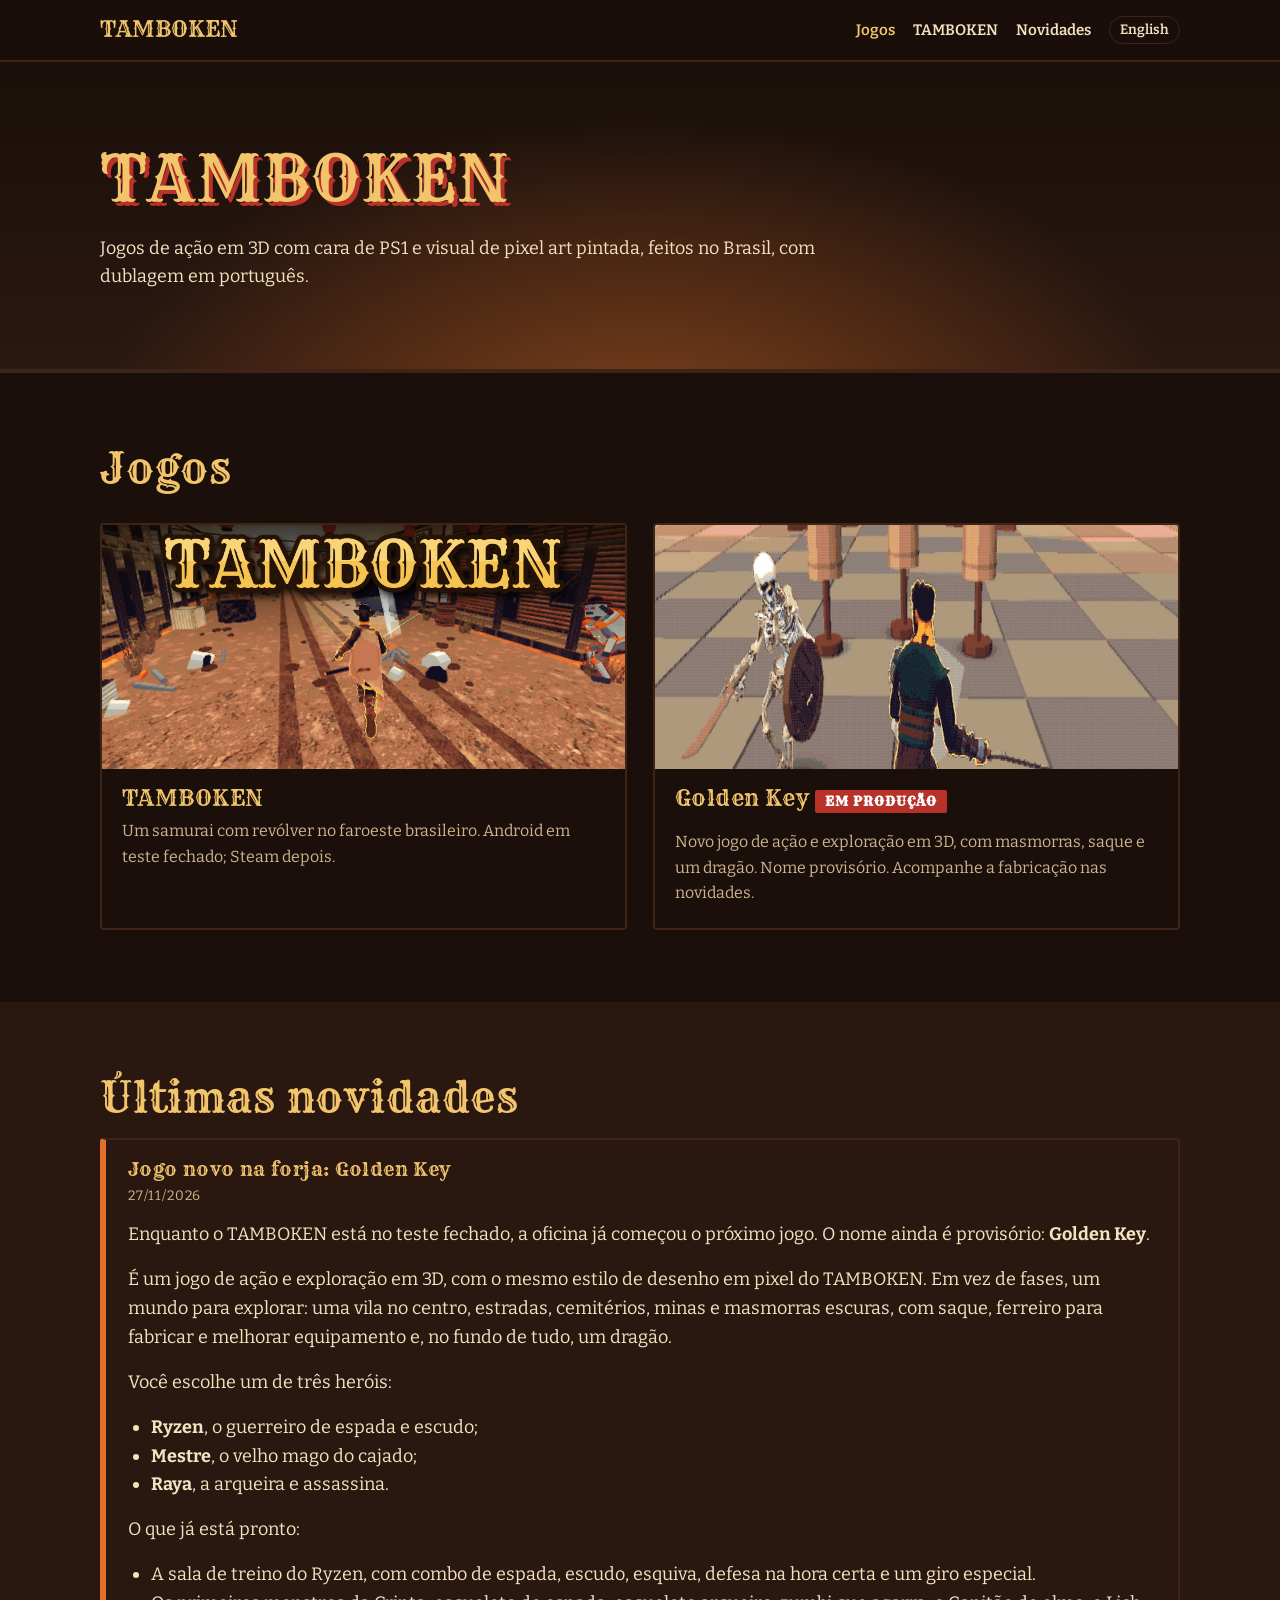
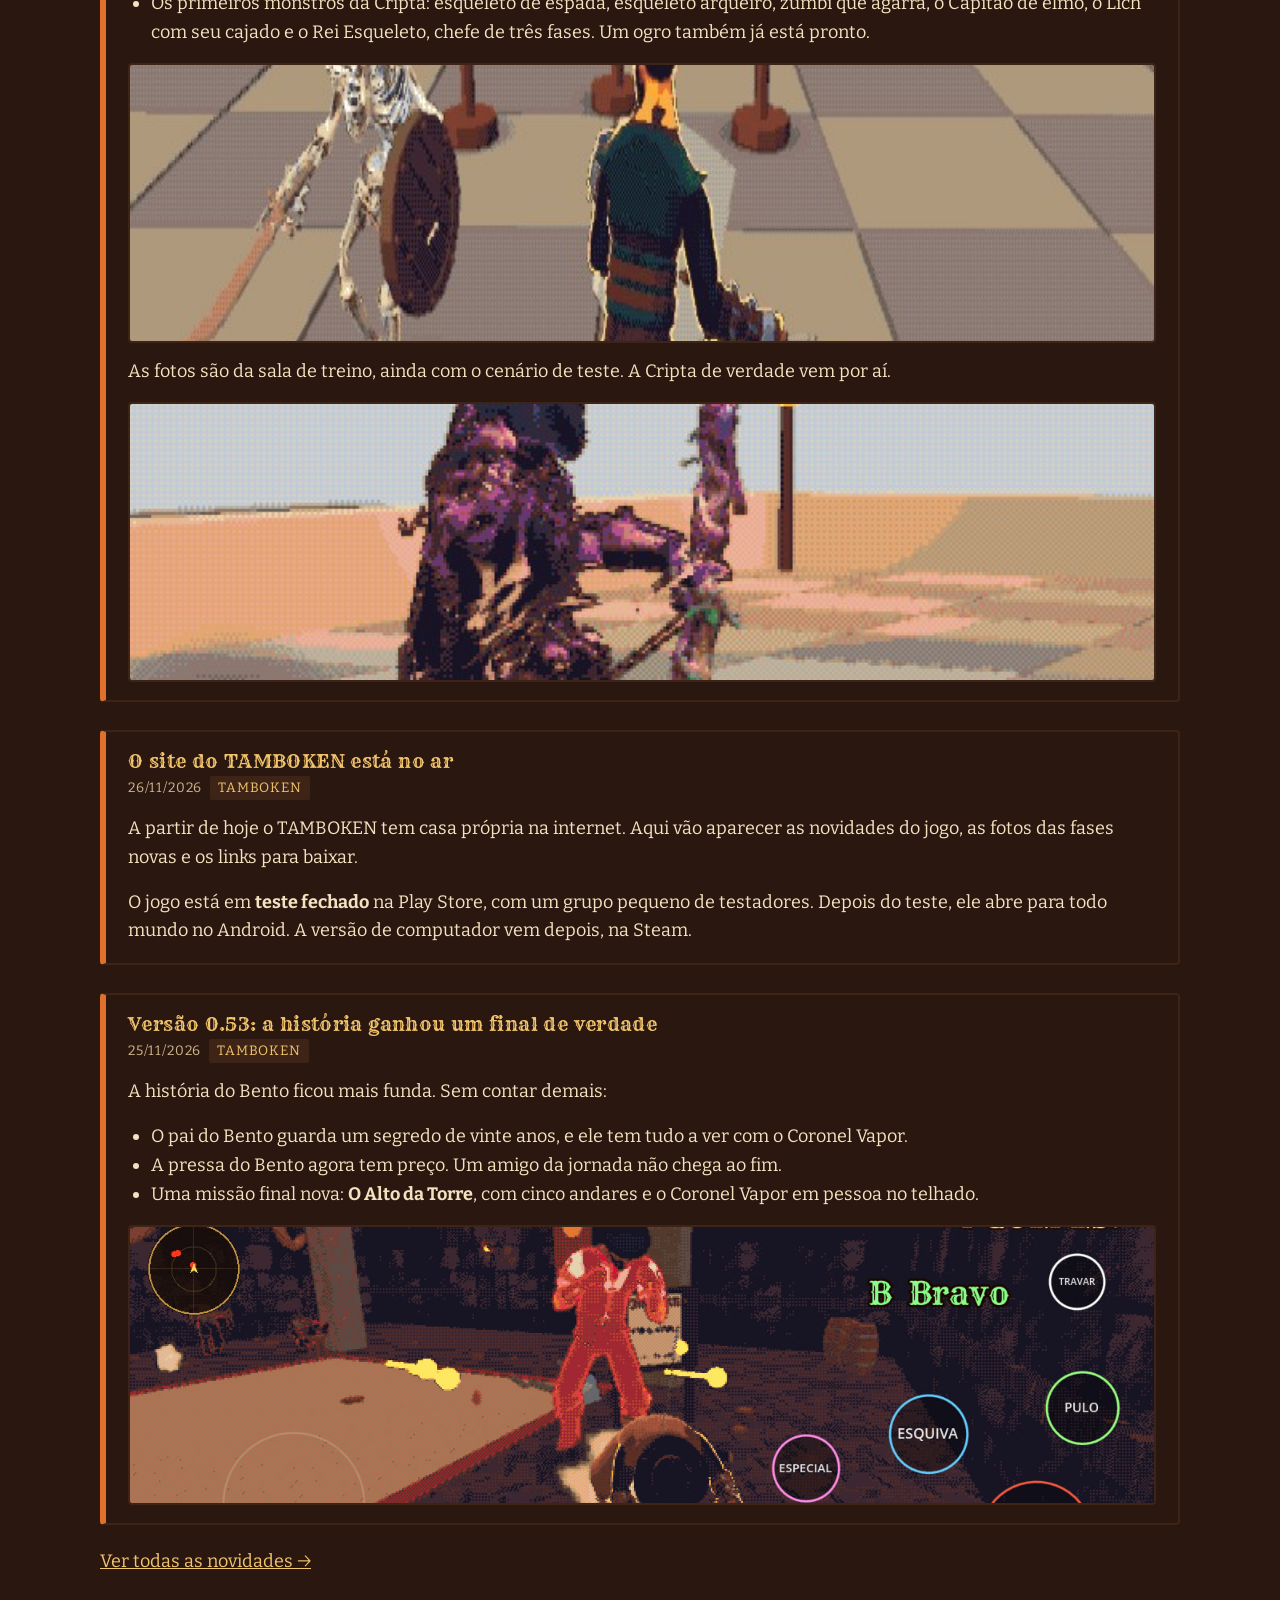
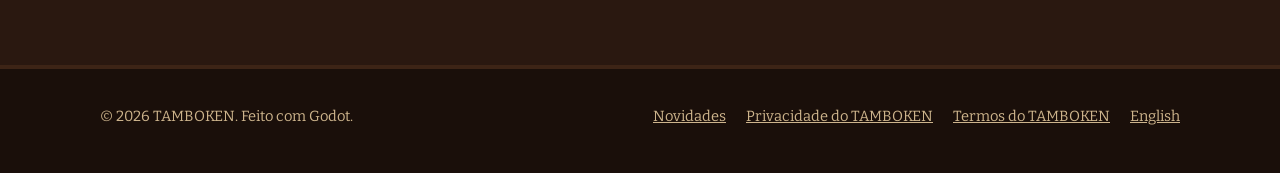
<file: index.html>
<!doctype html>
<html lang="pt-BR">
<head>
<meta charset="utf-8">
<meta name="viewport" content="width=device-width, initial-scale=1">
<title>Jogos — TAMBOKEN</title>
<meta name="description" content="Jogos de ação em 3D com visual de pixel art pintada, feitos no Brasil. Conheça o TAMBOKEN: um samurai com revólver no faroeste brasileiro.">
<meta property="og:title" content="TAMBOKEN e outros jogos">
<meta property="og:description" content="Jogos de ação em 3D com visual de pixel art pintada, feitos no Brasil.">
<meta property="og:image" content="tamboken/imagens/compartilhar.jpg">
<meta name="theme-color" content="#1a0f0a">
<link rel="alternate" hreflang="en" href="en/">
<link rel="icon" href="tamboken/imagens/cartao.jpg">
<link rel="stylesheet" href="assets/estilo.css">
</head>
<body>
<a class="pular" href="#conteudo">Pular para o conteúdo</a>

<header class="topo">
  <div class="envolve">
    <a class="marca" href="./" data-estudio>TAMBOKEN</a>
    <nav class="menu" aria-label="Menu">
      <a href="./" aria-current="page">Jogos</a>
      <a href="tamboken/">TAMBOKEN</a>
      <a href="novidades/">Novidades</a>
      <a class="idioma" href="en/" lang="en" hreflang="en">English</a>
    </nav>
  </div>
</header>

<main id="conteudo">
  <section class="estudio-capa">
    <div class="envolve">
      <h1 data-estudio>TAMBOKEN</h1>
      <p class="intro">Jogos de ação em 3D com cara de PS1 e visual de pixel art pintada, feitos no Brasil, com dublagem em português.</p>
    </div>
  </section>

  <section class="secao">
    <div class="envolve">
      <h2>Jogos</h2>
      <div class="jogos">
        <!-- ===== Um cartão por jogo. Para um jogo novo, copie este bloco <a>...</a> ===== -->
        <a class="jogo-cartao" href="tamboken/">
          <img src="tamboken/imagens/cartao.jpg" alt="TAMBOKEN" width="920" height="430">
          <div class="corpo">
            <h3>TAMBOKEN</h3>
            <p>Um samurai com revólver no faroeste brasileiro. Android em teste fechado; Steam depois.</p>
          </div>
        </a>
        <!-- ===== fim do cartão ===== -->

        <a class="jogo-cartao" href="novidades/">
          <img src="novidades/fotos/golden-key-cartao.jpg" alt="Golden Key: o guerreiro Ryzen enfrenta um esqueleto na sala de treino" width="920" height="430">
          <div class="corpo">
            <h3>Golden Key <span class="selo">Em produção</span></h3>
            <p>Novo jogo de ação e exploração em 3D, com masmorras, saque e um dragão. Nome provisório. Acompanhe a fabricação nas novidades.</p>
          </div>
        </a>
      </div>
    </div>
  </section>

  <section class="secao escura">
    <div class="envolve">
      <h2>Últimas novidades</h2>
      <div class="posts resumo-posts" data-posts="novidades/posts.txt" data-limite="3"></div>
      <p style="margin-top:22px"><a href="novidades/">Ver todas as novidades →</a></p>
    </div>
  </section>
</main>

<footer class="rodape">
  <div class="envolve">
    <div>© <span data-ano>2026</span> <span data-estudio>TAMBOKEN</span>. Feito com Godot.</div>
    <nav aria-label="Rodapé">
      <a href="novidades/">Novidades</a>
      <a href="tamboken/privacidade.html">Privacidade do TAMBOKEN</a>
      <a href="tamboken/termos.html">Termos do TAMBOKEN</a>
      <a href="en/" lang="en">English</a>
    </nav>
  </div>
</footer>

<script src="config.js"></script>
<script src="assets/site.js"></script>
</body>
</html>
</file>
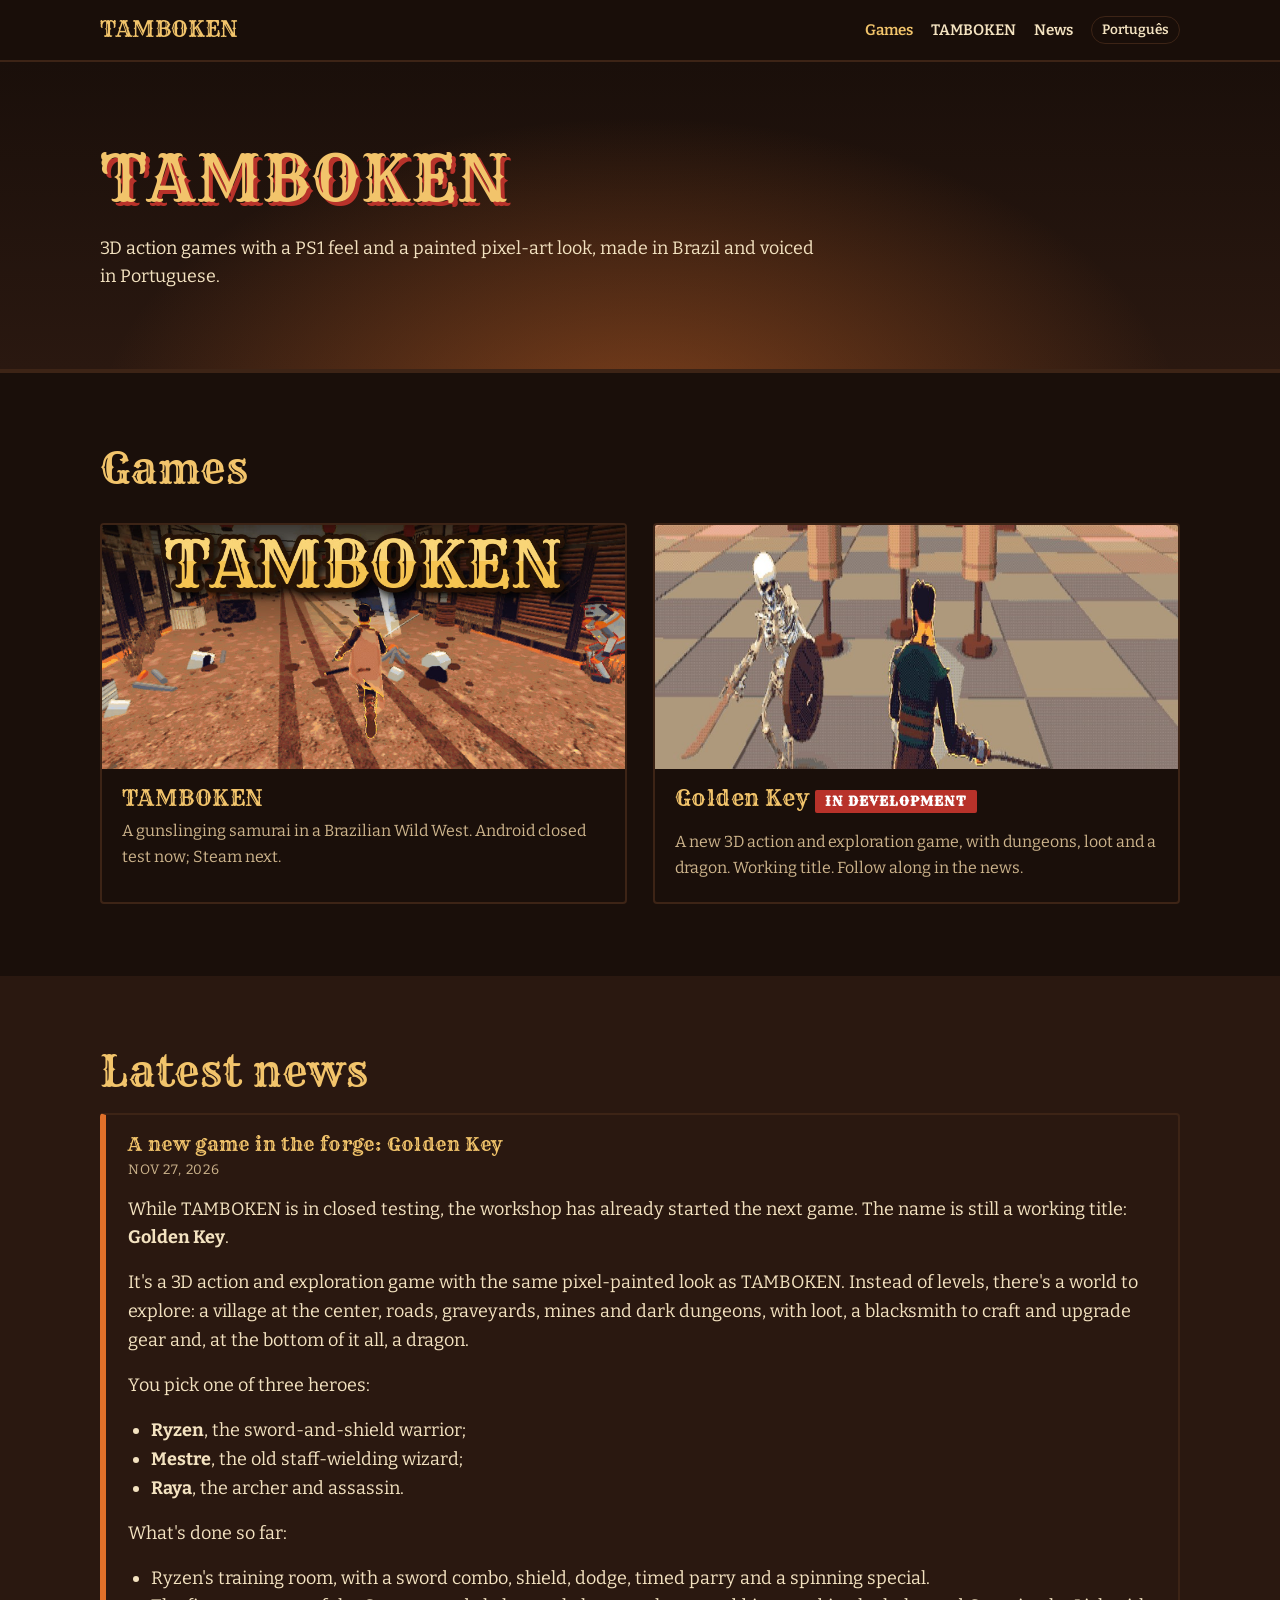
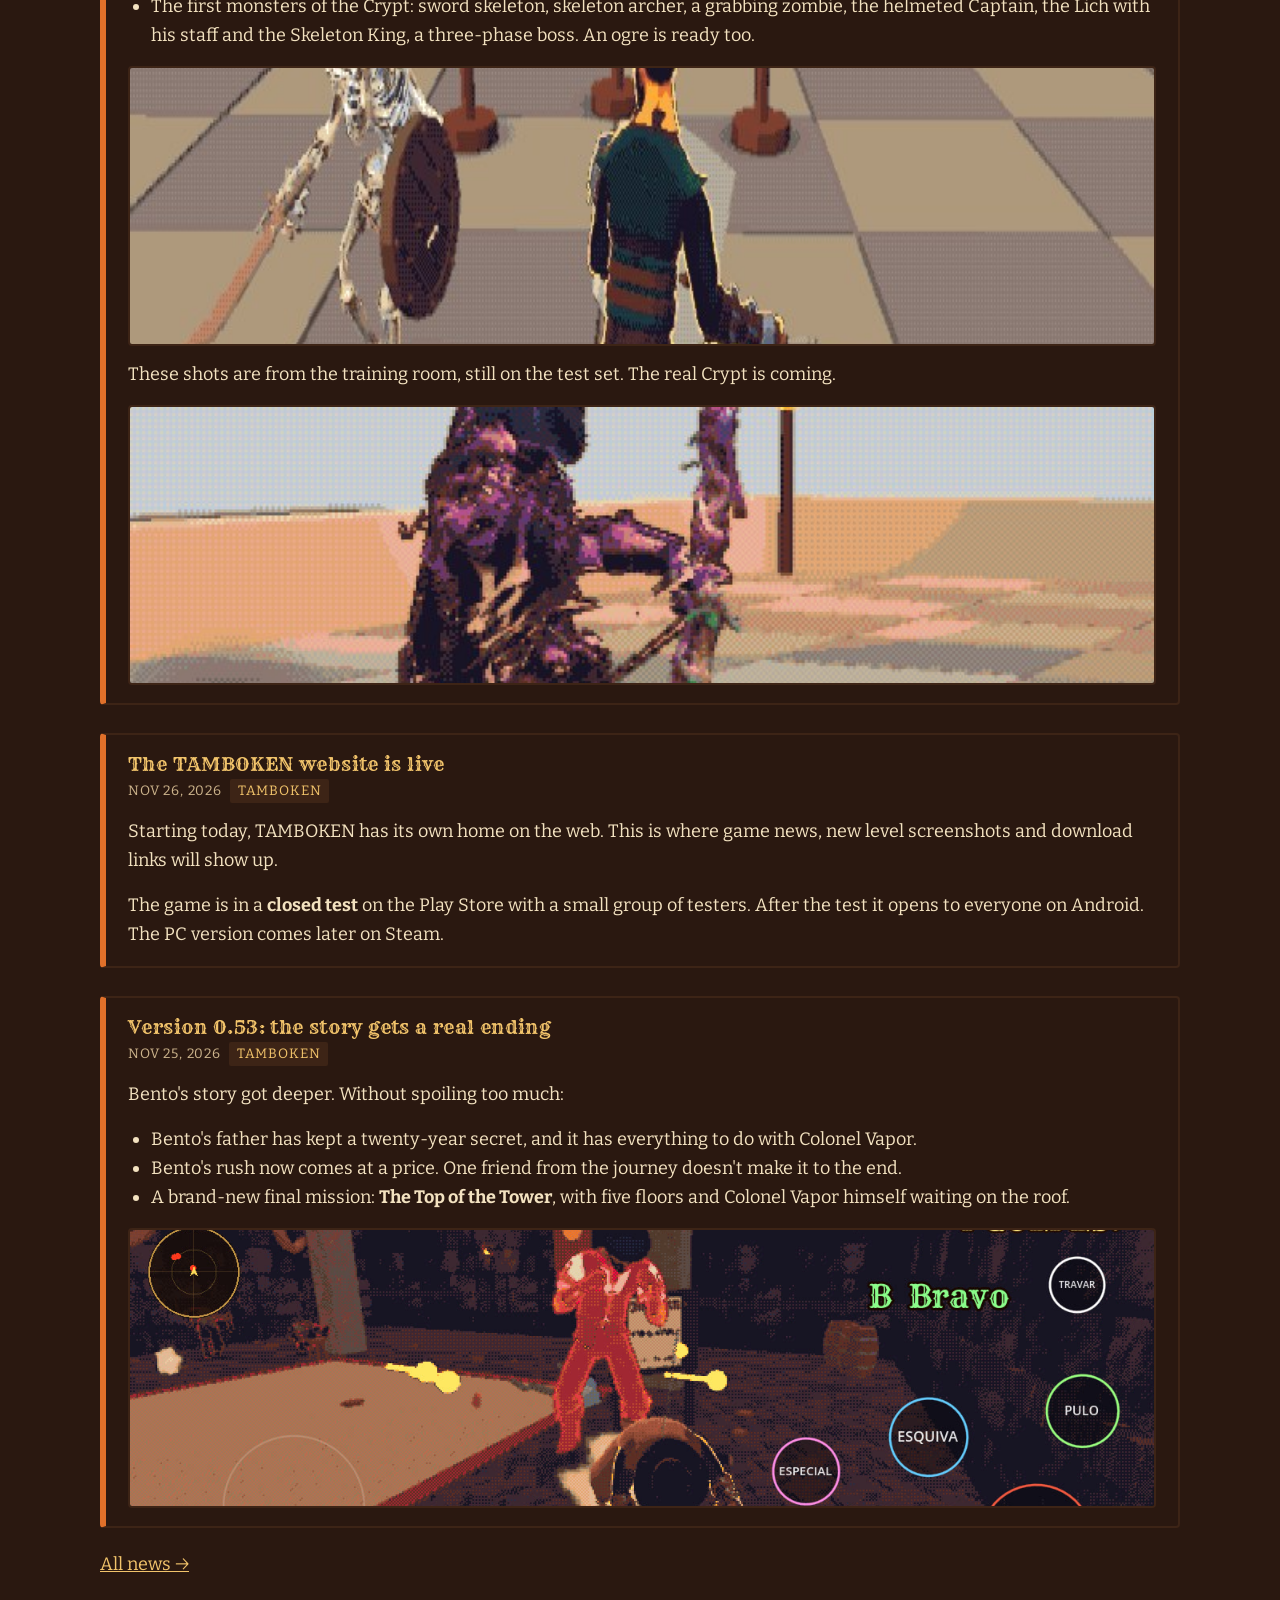
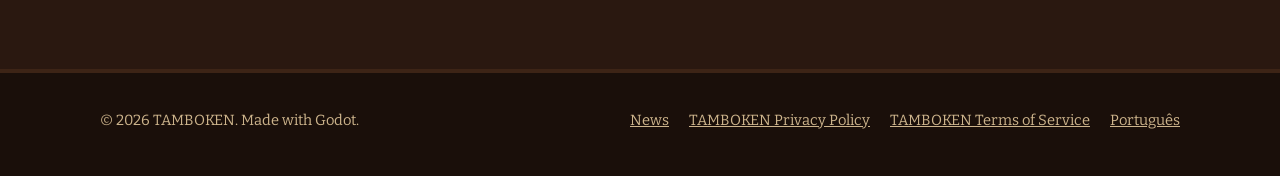
<file: en/index.html>
<!doctype html>
<html lang="en">
<head>
<meta charset="utf-8">
<meta name="viewport" content="width=device-width, initial-scale=1">
<title>Games — TAMBOKEN</title>
<meta name="description" content="3D action games with a painted pixel-art look, made in Brazil. Meet TAMBOKEN: a gunslinging samurai in a Brazilian Wild West.">
<meta property="og:title" content="TAMBOKEN and other games">
<meta property="og:image" content="../tamboken/imagens/compartilhar.jpg">
<meta name="theme-color" content="#1a0f0a">
<link rel="alternate" hreflang="pt-BR" href="../">
<link rel="icon" href="../tamboken/imagens/cartao.jpg">
<link rel="stylesheet" href="../assets/estilo.css">
</head>
<body>
<a class="pular" href="#conteudo">Skip to content</a>

<header class="topo">
  <div class="envolve">
    <a class="marca" href="./" data-estudio>TAMBOKEN</a>
    <nav class="menu" aria-label="Menu">
      <a href="./" aria-current="page">Games</a>
      <a href="tamboken/">TAMBOKEN</a>
      <a href="novidades/">News</a>
      <a class="idioma" href="../" lang="pt-BR" hreflang="pt-BR">Português</a>
    </nav>
  </div>
</header>

<main id="conteudo">
  <section class="estudio-capa">
    <div class="envolve">
      <h1 data-estudio>TAMBOKEN</h1>
      <p class="intro">3D action games with a PS1 feel and a painted pixel-art look, made in Brazil and voiced in Portuguese.</p>
    </div>
  </section>

  <section class="secao">
    <div class="envolve">
      <h2>Games</h2>
      <div class="jogos">
        <a class="jogo-cartao" href="tamboken/">
          <img src="../tamboken/imagens/cartao.jpg" alt="TAMBOKEN" width="920" height="430">
          <div class="corpo">
            <h3>TAMBOKEN</h3>
            <p>A gunslinging samurai in a Brazilian Wild West. Android closed test now; Steam next.</p>
          </div>
        </a>
        <a class="jogo-cartao" href="novidades/">
          <img src="../novidades/fotos/golden-key-cartao.jpg" alt="Golden Key: the warrior Ryzen faces a skeleton in the training room" width="920" height="430">
          <div class="corpo">
            <h3>Golden Key <span class="selo">In development</span></h3>
            <p>A new 3D action and exploration game, with dungeons, loot and a dragon. Working title. Follow along in the news.</p>
          </div>
        </a>
      </div>
    </div>
  </section>

  <section class="secao escura">
    <div class="envolve">
      <h2>Latest news</h2>
      <div class="posts resumo-posts" data-posts="novidades/posts.txt" data-limite="3" data-vazio="No news yet." data-erro="News could not be loaded right now."></div>
      <p style="margin-top:22px"><a href="novidades/">All news →</a></p>
    </div>
  </section>
</main>

<footer class="rodape">
  <div class="envolve">
    <div>© <span data-ano>2026</span> <span data-estudio>TAMBOKEN</span>. Made with Godot.</div>
    <nav aria-label="Footer">
      <a href="novidades/">News</a>
      <a href="../tamboken/privacidade.html#en">TAMBOKEN Privacy Policy</a>
      <a href="../tamboken/termos.html#en">TAMBOKEN Terms of Service</a>
      <a href="../" lang="pt-BR">Português</a>
    </nav>
  </div>
</footer>

<script src="../config.js"></script>
<script src="../assets/site.js"></script>
</body>
</html>
</file>
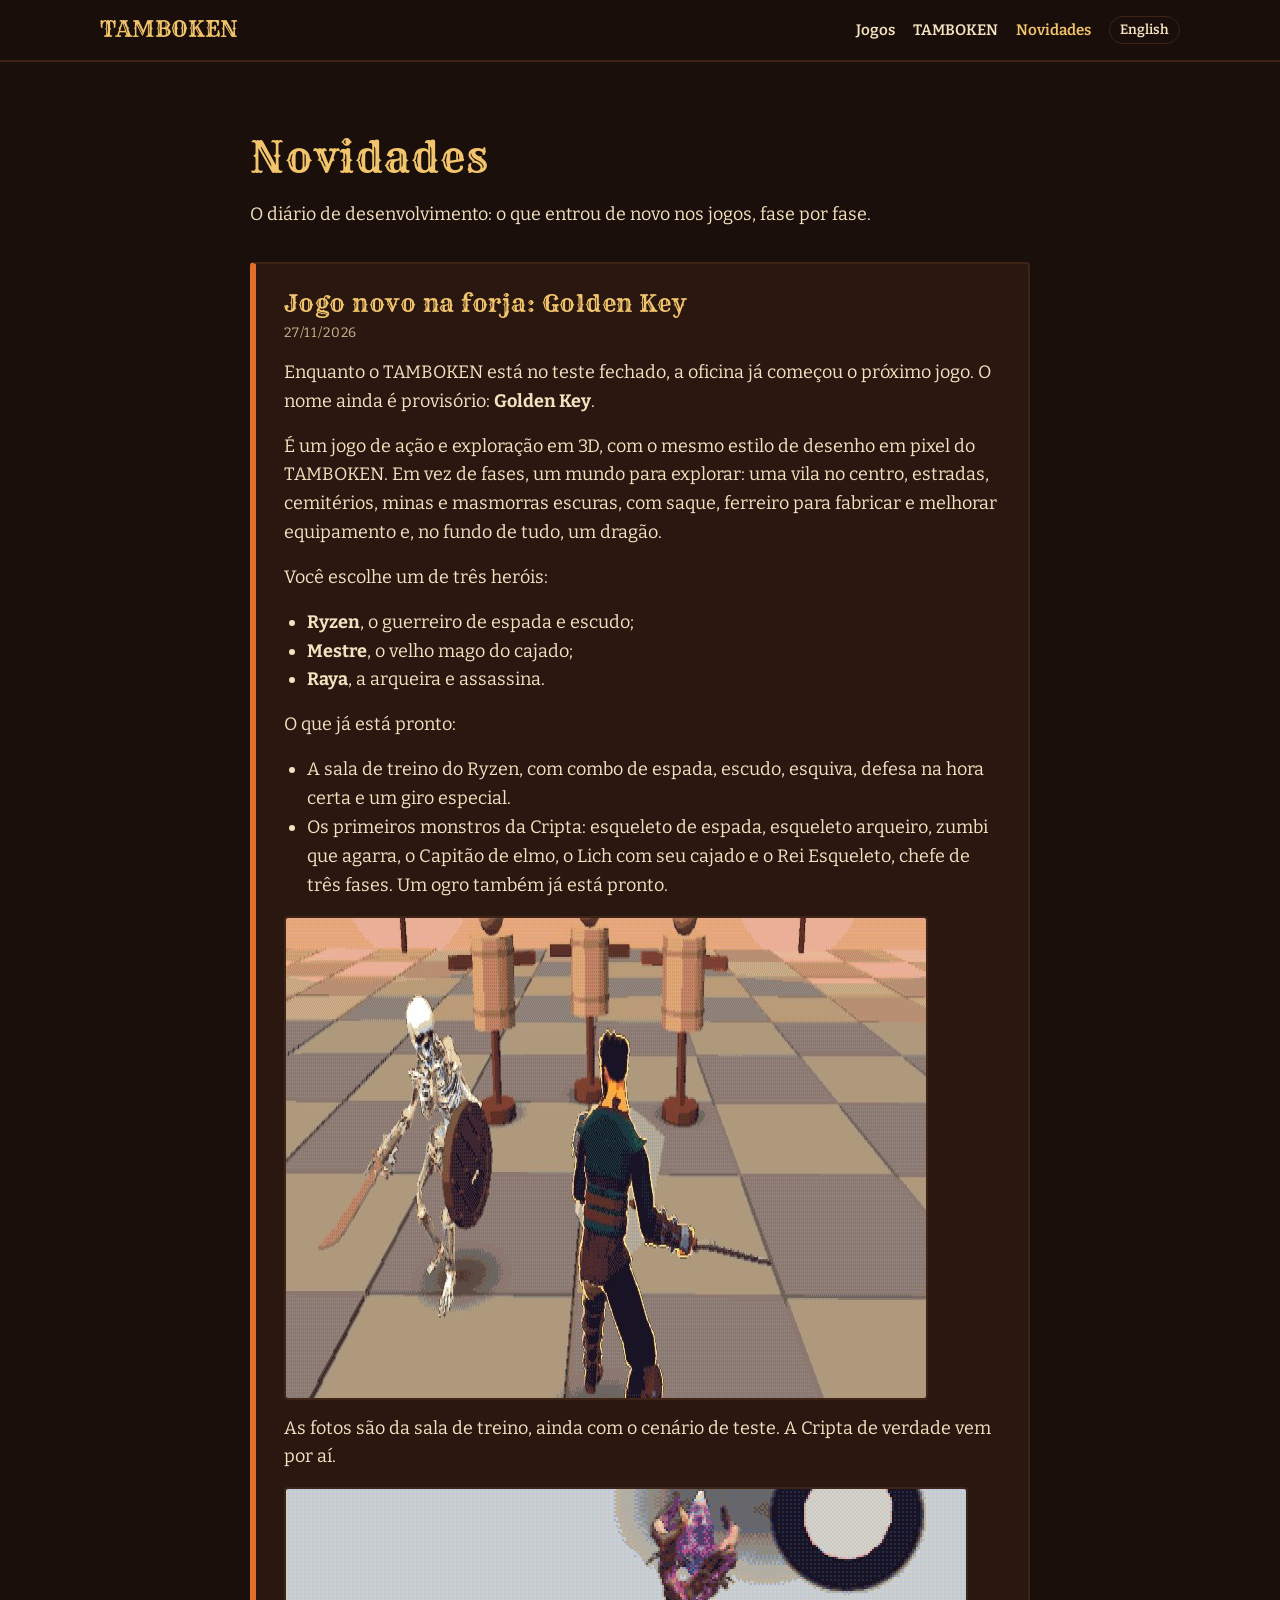
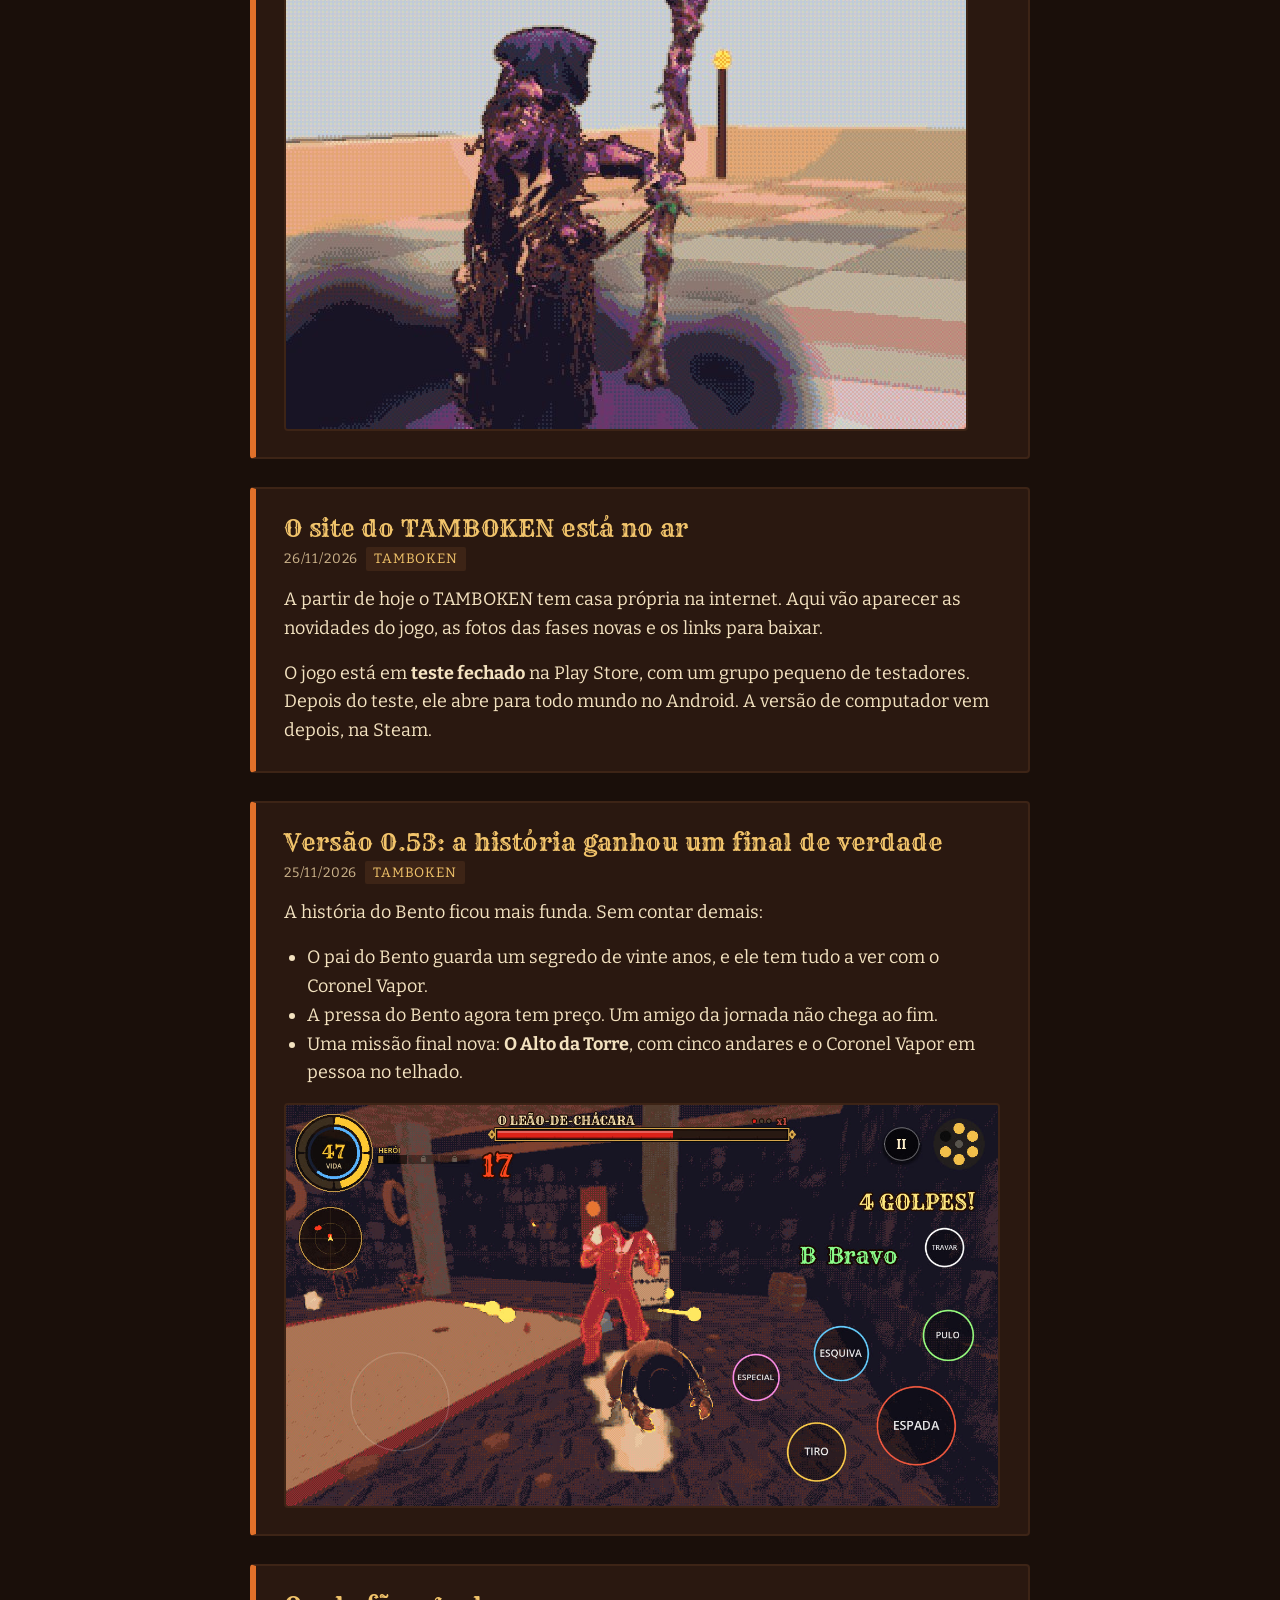
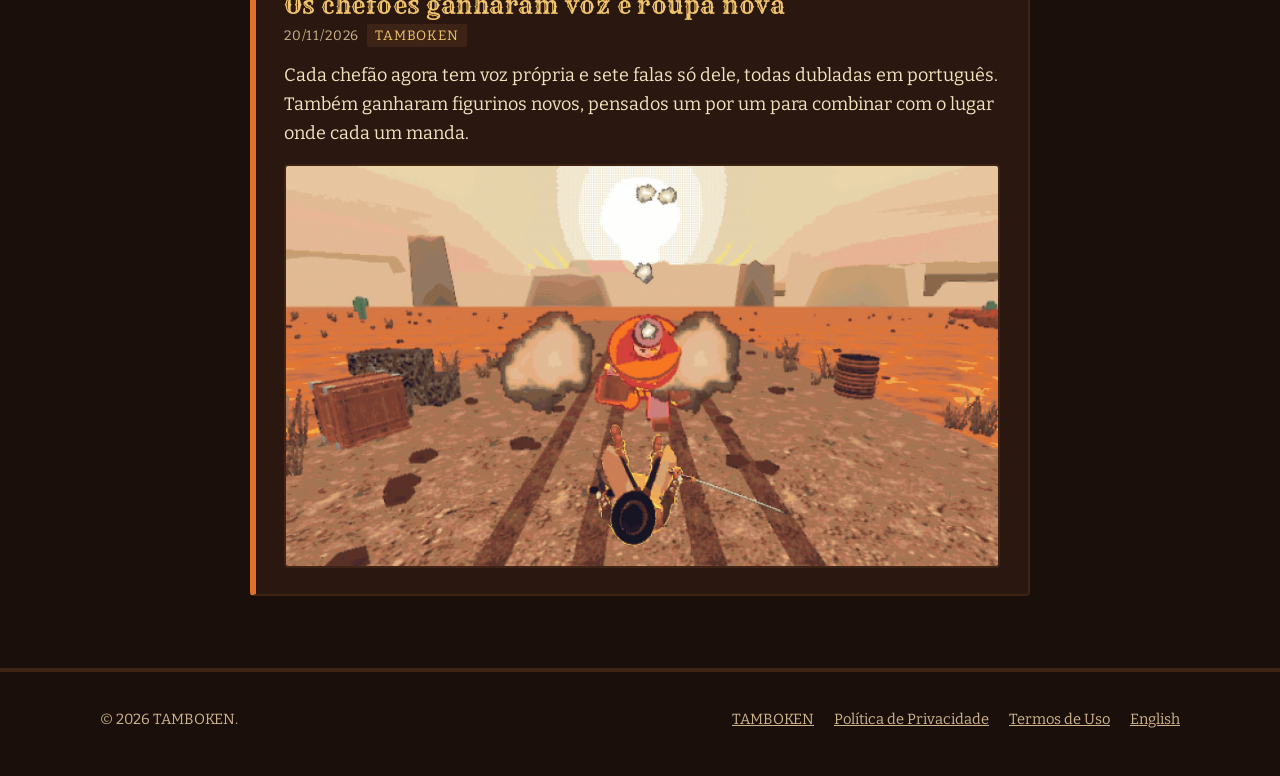
<file: novidades/index.html>
<!doctype html>
<html lang="pt-BR">
<head>
<meta charset="utf-8">
<meta name="viewport" content="width=device-width, initial-scale=1">
<title>Novidades — TAMBOKEN</title>
<meta name="description" content="Diário de desenvolvimento: novidades e atualizações do TAMBOKEN e dos próximos jogos.">
<meta name="theme-color" content="#1a0f0a">
<link rel="alternate" hreflang="en" href="../en/novidades/">
<link rel="icon" href="../tamboken/imagens/cartao.jpg">
<link rel="stylesheet" href="../assets/estilo.css">
</head>
<body>
<a class="pular" href="#conteudo">Pular para o conteúdo</a>

<header class="topo">
  <div class="envolve">
    <a class="marca" href="../" data-estudio>TAMBOKEN</a>
    <nav class="menu" aria-label="Menu">
      <a href="../">Jogos</a>
      <a href="../tamboken/">TAMBOKEN</a>
      <a href="./" aria-current="page">Novidades</a>
      <a class="idioma" href="../en/novidades/" lang="en" hreflang="en">English</a>
    </nav>
  </div>
</header>

<main id="conteudo" class="secao">
  <div class="envolve" style="max-width:820px">
    <h2>Novidades</h2>
    <p class="intro" style="margin-bottom:34px">O diário de desenvolvimento: o que entrou de novo nos jogos, fase por fase.</p>
    <div class="posts" data-posts="posts.txt">
      <p class="aviso">Carregando novidades…</p>
    </div>
  </div>
</main>

<footer class="rodape">
  <div class="envolve">
    <div>© <span data-ano>2026</span> <span data-estudio>TAMBOKEN</span>.</div>
    <nav aria-label="Rodapé">
      <a href="../tamboken/">TAMBOKEN</a>
      <a href="../tamboken/privacidade.html">Política de Privacidade</a>
      <a href="../tamboken/termos.html">Termos de Uso</a>
      <a href="../en/novidades/" lang="en">English</a>
    </nav>
  </div>
</footer>

<script src="../config.js"></script>
<script src="../assets/site.js"></script>
</body>
</html>
</file>
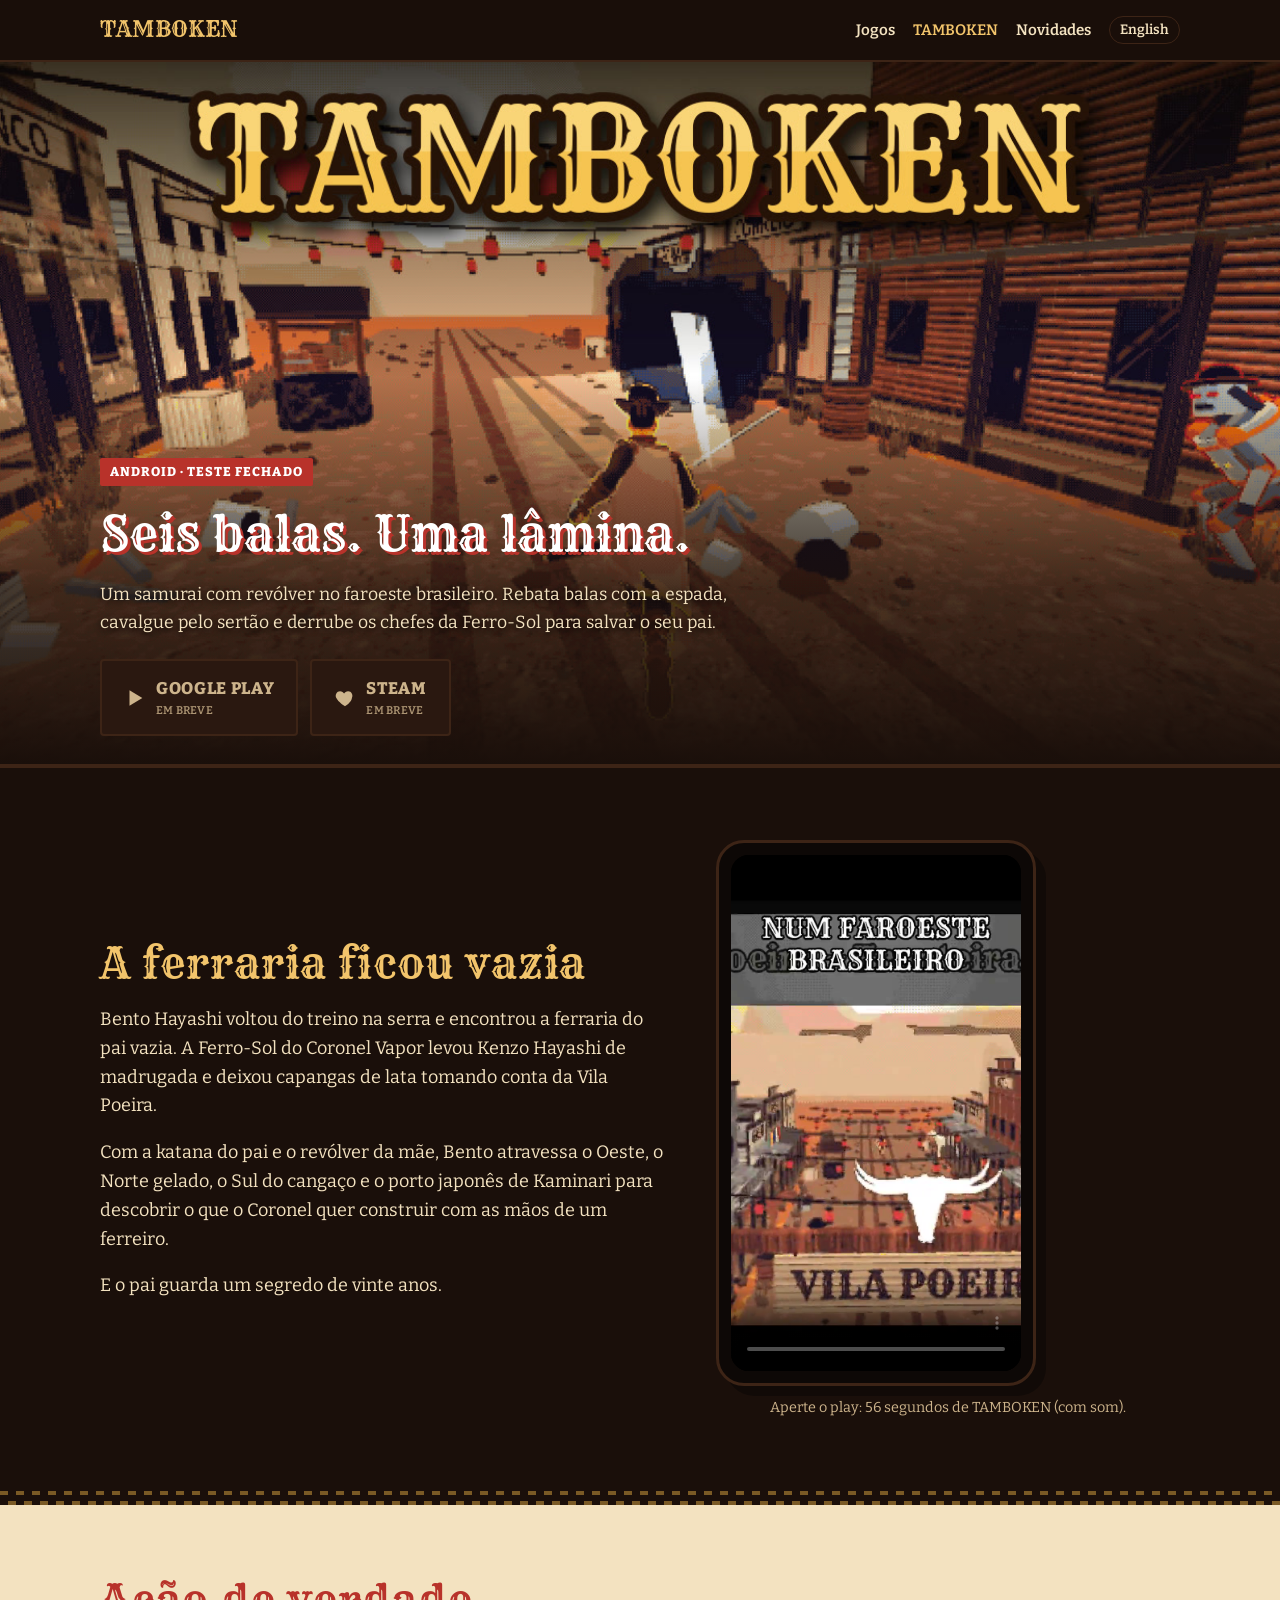
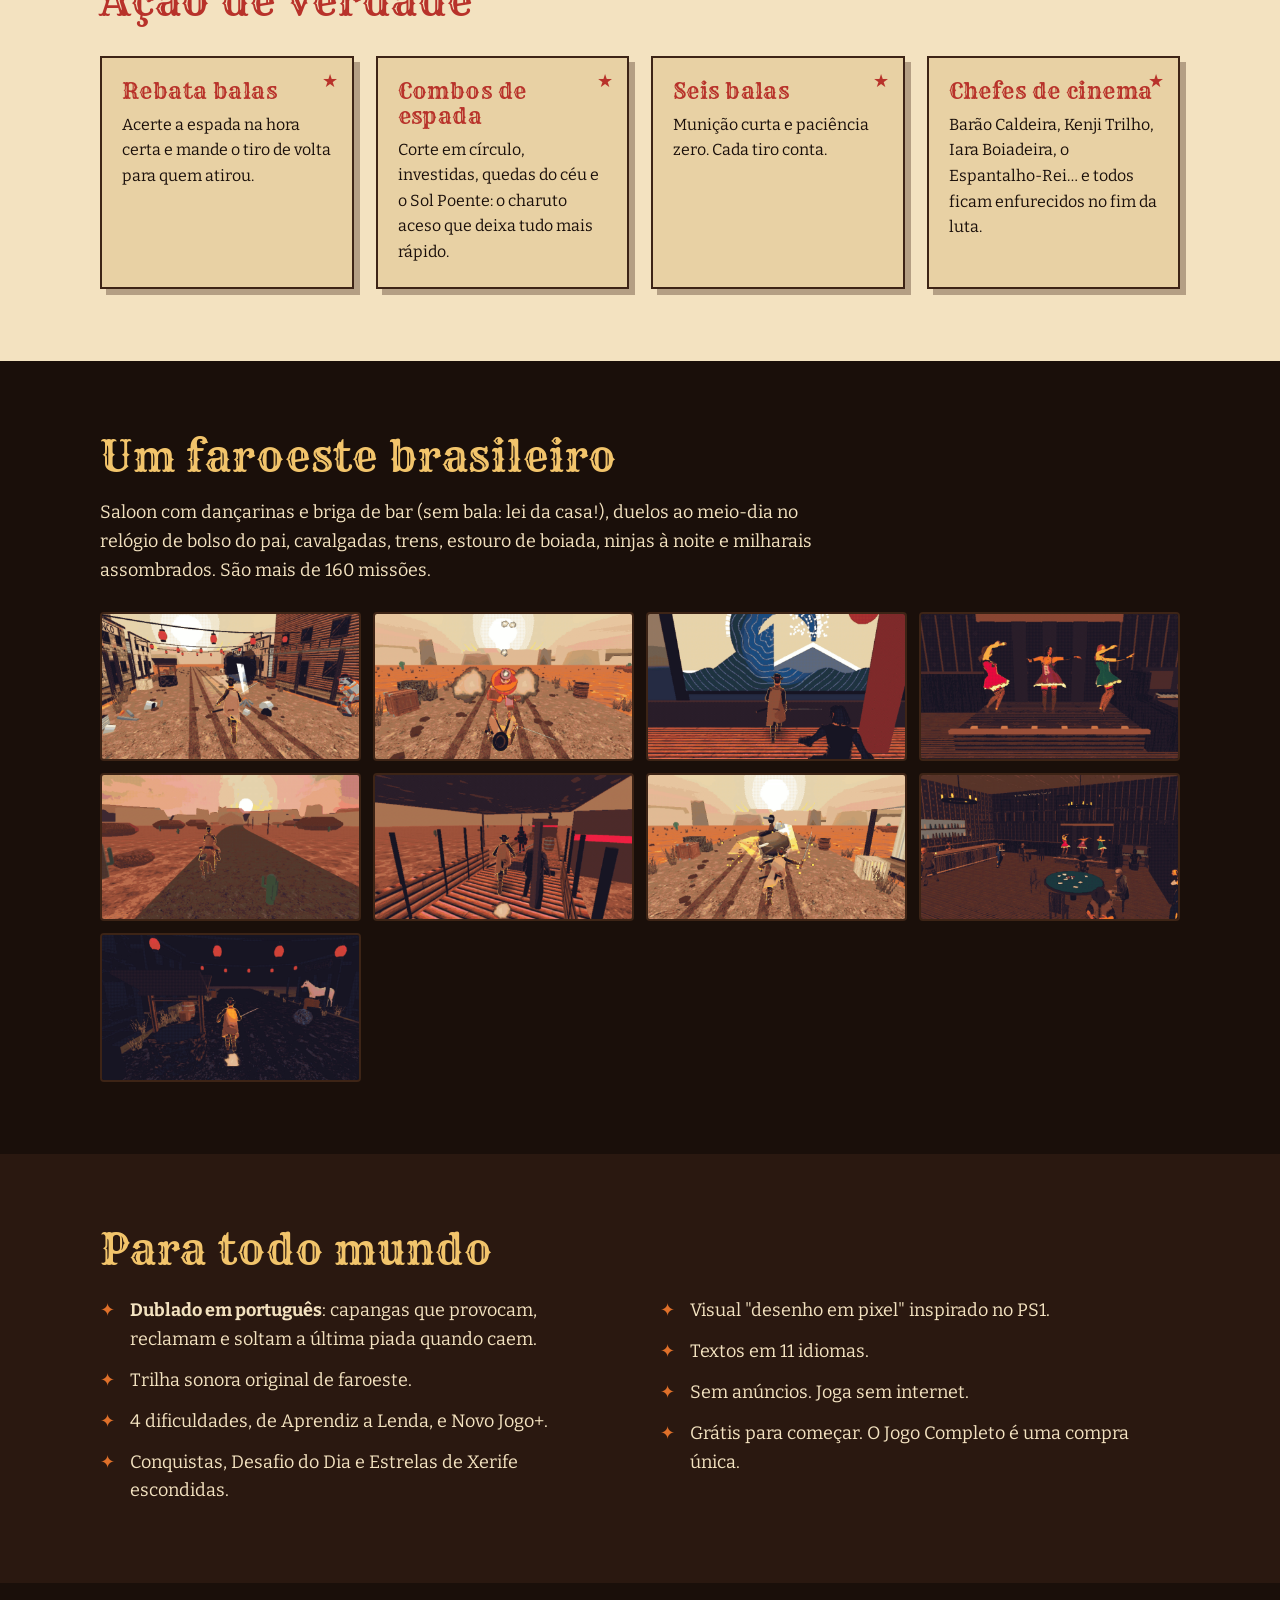
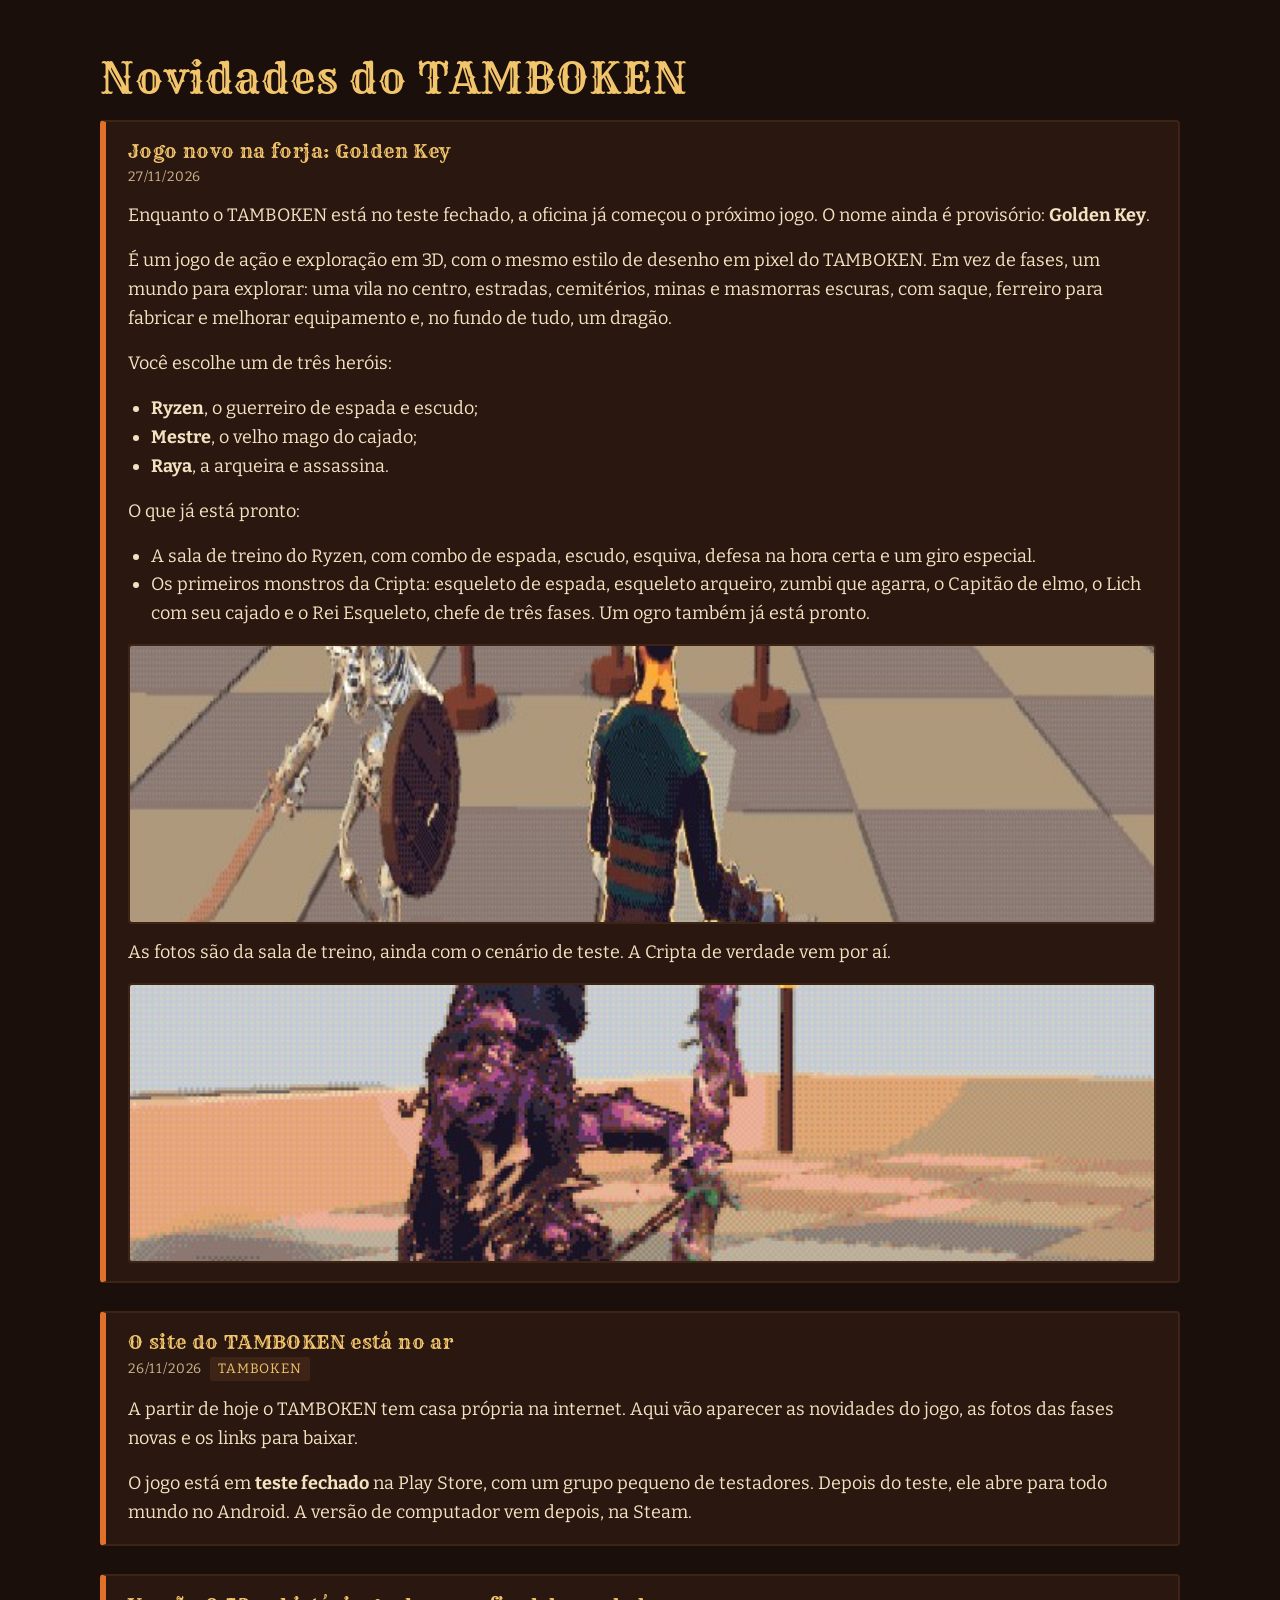
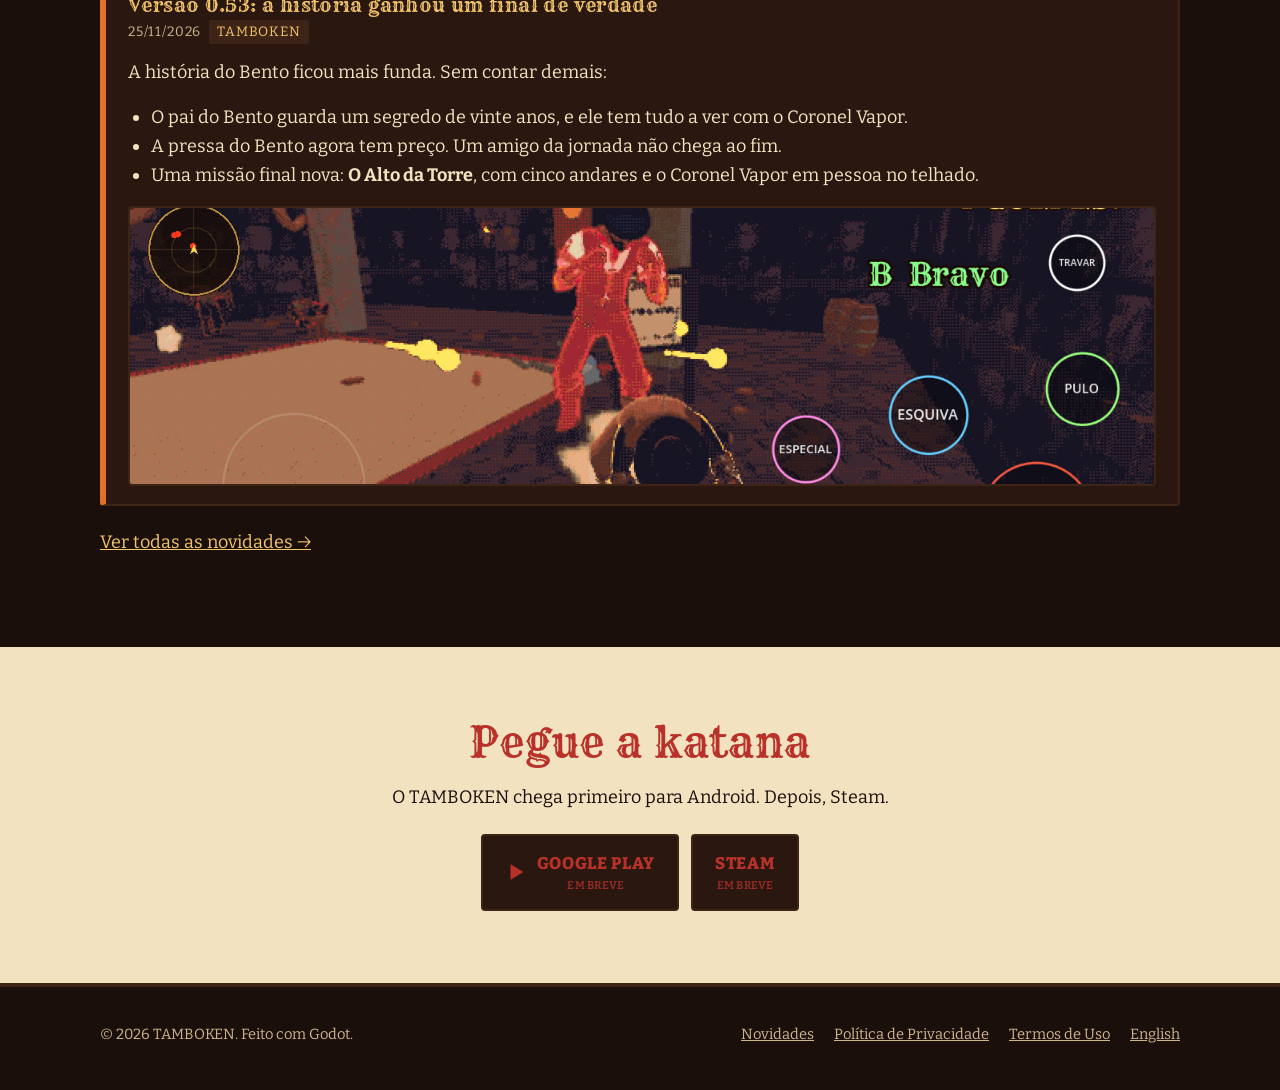
<file: tamboken/index.html>
<!doctype html>
<html lang="pt-BR">
<head>
<meta charset="utf-8">
<meta name="viewport" content="width=device-width, initial-scale=1">
<title>TAMBOKEN — Seis balas. Uma lâmina.</title>
<meta name="description" content="Um samurai com revólver no faroeste brasileiro. Rebata balas com a espada, cavalgue pelo sertão e derrube os chefes da Ferro-Sol para salvar o seu pai. Ação 3D estilo PS1 para Android.">
<meta property="og:type" content="website">
<meta property="og:title" content="TAMBOKEN — Seis balas. Uma lâmina.">
<meta property="og:description" content="Um samurai com revólver no faroeste brasileiro. Ação 3D estilo PS1, dublado em português.">
<meta property="og:image" content="imagens/compartilhar.jpg">
<meta name="theme-color" content="#1a0f0a">
<link rel="alternate" hreflang="en" href="../en/tamboken/">
<link rel="icon" href="imagens/cartao.jpg">
<link rel="stylesheet" href="../assets/estilo.css">
</head>
<body>
<a class="pular" href="#conteudo">Pular para o conteúdo</a>

<header class="topo">
  <div class="envolve">
    <a class="marca" href="../" data-estudio>TAMBOKEN</a>
    <nav class="menu" aria-label="Menu">
      <a href="../">Jogos</a>
      <a href="./" aria-current="page">TAMBOKEN</a>
      <a href="../novidades/">Novidades</a>
      <a class="idioma" href="../en/tamboken/" lang="en" hreflang="en">English</a>
    </nav>
  </div>
</header>

<main id="conteudo">
  <section class="capa">
    <img class="capa-img" src="imagens/capa.jpg" alt="TAMBOKEN: Bento corre pela rua da Vila Poeira com a katana e o revólver" width="1232" height="706">
    <div class="capa-texto">
      <div class="envolve">
        <span class="selo">Android · Teste fechado</span>
        <p class="lema">Seis balas. Uma lâmina.</p>
        <p class="resumo">Um samurai com revólver no faroeste brasileiro. Rebata balas com a espada, cavalgue pelo sertão e derrube os chefes da Ferro-Sol para salvar o seu pai.</p>
        <div class="botoes">
          <a class="botao" data-loja="tamboken:playStore" data-embreve="Em breve" href="#">
            <svg viewBox="0 0 24 24" aria-hidden="true"><path fill="currentColor" d="M6 3.5v17l14-8.5z"/></svg>
            <span>Google Play<small>Baixar grátis</small></span>
          </a>
          <a class="botao secundario" data-loja="tamboken:testeFechado" data-esconder-vazio href="#">
            <span>Entrar no teste<small>Para testadores</small></span>
          </a>
          <a class="botao secundario" data-loja="tamboken:steam" data-embreve="Em breve" href="#">
            <svg viewBox="0 0 24 24" aria-hidden="true"><path fill="currentColor" d="M12 21s-7.5-4.6-9.6-9.3C.9 8.3 3 4.5 6.6 4.5c2.1 0 3.6 1.2 4.4 2.5.8-1.3 2.3-2.5 4.4-2.5 3.6 0 5.7 3.8 4.2 7.2C19.5 16.4 12 21 12 21z"/></svg>
            <span>Steam<small>Lista de desejos</small></span>
          </a>
        </div>
      </div>
    </div>
  </section>

  <section class="secao">
    <div class="envolve historia">
      <div>
        <h2>A ferraria ficou vazia</h2>
        <p>Bento Hayashi voltou do treino na serra e encontrou a ferraria do pai vazia. A Ferro-Sol do Coronel Vapor levou Kenzo Hayashi de madrugada e deixou capangas de lata tomando conta da Vila Poeira.</p>
        <p>Com a katana do pai e o revólver da mãe, Bento atravessa o Oeste, o Norte gelado, o Sul do cangaço e o porto japonês de Kaminari para descobrir o que o Coronel quer construir com as mãos de um ferreiro.</p>
        <p>E o pai guarda um segredo de vinte anos.</p>
      </div>
      <figure style="margin:0">
        <div class="telefone">
          <video controls playsinline preload="metadata" poster="video/tamboken_clipe_capa.jpg">
            <source src="video/tamboken_clipe.mp4" type="video/mp4">
            Seu navegador não mostra vídeos. <a href="video/tamboken_clipe.mp4">Baixe o clipe</a>.
          </video>
        </div>
        <figcaption class="legenda">Aperte o play: 56 segundos de TAMBOKEN (com som).</figcaption>
      </figure>
    </div>
  </section>

  <div class="divisa" aria-hidden="true"></div>

  <section class="secao papel">
    <div class="envolve">
      <h2>Ação de verdade</h2>
      <div class="cartazes">
        <div class="cartaz"><h3>Rebata balas</h3><p>Acerte a espada na hora certa e mande o tiro de volta para quem atirou.</p></div>
        <div class="cartaz"><h3>Combos de espada</h3><p>Corte em círculo, investidas, quedas do céu e o Sol Poente: o charuto aceso que deixa tudo mais rápido.</p></div>
        <div class="cartaz"><h3>Seis balas</h3><p>Munição curta e paciência zero. Cada tiro conta.</p></div>
        <div class="cartaz"><h3>Chefes de cinema</h3><p>Barão Caldeira, Kenji Trilho, Iara Boiadeira, o Espantalho-Rei… e todos ficam enfurecidos no fim da luta.</p></div>
      </div>
    </div>
  </section>

  <section class="secao">
    <div class="envolve">
      <h2>Um faroeste brasileiro</h2>
      <p class="intro">Saloon com dançarinas e briga de bar (sem bala: lei da casa!), duelos ao meio-dia no relógio de bolso do pai, cavalgadas, trens, estouro de boiada, ninjas à noite e milharais assombrados. São mais de 160 missões.</p>
      <div class="galeria">
        <button type="button"><img loading="lazy" src="imagens/01_rua_12.jpg" alt="Rua da Vila Poeira ao meio-dia"></button>
        <button type="button"><img loading="lazy" src="imagens/04_barao.jpg" alt="O Barão Caldeira chega para a luta"></button>
        <button type="button"><img loading="lazy" src="imagens/02_kenji.jpg" alt="Duelo contra Kenji Trilho"></button>
        <button type="button"><img loading="lazy" src="imagens/03_saloon1.jpg" alt="Dançarinas no palco do saloon"></button>
        <button type="button"><img loading="lazy" src="imagens/05_cavalo.jpg" alt="Cavalgada pelo sertão"></button>
        <button type="button"><img loading="lazy" src="imagens/06_trem.jpg" alt="Luta em cima do trem"></button>
        <button type="button"><img loading="lazy" src="imagens/07_rua_26.jpg" alt="Golpe de espada ao pôr do sol"></button>
        <button type="button"><img loading="lazy" src="imagens/08_saloon2.jpg" alt="Dentro do saloon"></button>
        <button type="button"><img loading="lazy" src="imagens/09_noite.jpg" alt="Missão à noite"></button>
      </div>
    </div>
  </section>

  <section class="secao escura">
    <div class="envolve">
      <h2>Para todo mundo</h2>
      <ul class="lista-check">
        <li><strong>Dublado em português</strong>: capangas que provocam, reclamam e soltam a última piada quando caem.</li>
        <li>Trilha sonora original de faroeste.</li>
        <li>4 dificuldades, de Aprendiz a Lenda, e Novo Jogo+.</li>
        <li>Conquistas, Desafio do Dia e Estrelas de Xerife escondidas.</li>
        <li>Visual "desenho em pixel" inspirado no PS1.</li>
        <li>Textos em 11 idiomas.</li>
        <li>Sem anúncios. Joga sem internet.</li>
        <li>Grátis para começar. O Jogo Completo é uma compra única.</li>
      </ul>
    </div>
  </section>

  <section class="secao">
    <div class="envolve">
      <h2>Novidades do TAMBOKEN</h2>
      <div class="posts resumo-posts" data-posts="../novidades/posts.txt" data-jogo="tamboken" data-limite="3"></div>
      <p style="margin-top:22px"><a href="../novidades/">Ver todas as novidades →</a></p>
    </div>
  </section>

  <section class="secao papel chamada">
    <div class="envolve">
      <h2>Pegue a katana</h2>
      <p>O TAMBOKEN chega primeiro para Android. Depois, Steam.</p>
      <div class="botoes">
        <a class="botao" data-loja="tamboken:playStore" data-embreve="Em breve" href="#">
          <svg viewBox="0 0 24 24" aria-hidden="true"><path fill="currentColor" d="M6 3.5v17l14-8.5z"/></svg>
          <span>Google Play<small>Baixar grátis</small></span>
        </a>
        <a class="botao secundario" data-loja="tamboken:steam" data-embreve="Em breve" href="#">
          <span>Steam<small>Lista de desejos</small></span>
        </a>
      </div>
    </div>
  </section>
</main>

<footer class="rodape">
  <div class="envolve">
    <div>© <span data-ano>2026</span> <span data-estudio>TAMBOKEN</span>. Feito com Godot.</div>
    <nav aria-label="Rodapé">
      <a href="../novidades/">Novidades</a>
      <a href="privacidade.html">Política de Privacidade</a>
      <a href="termos.html">Termos de Uso</a>
      <a href="../en/tamboken/" lang="en">English</a>
    </nav>
  </div>
</footer>

<script src="../config.js"></script>
<script src="../assets/site.js"></script>
</body>
</html>
</file>
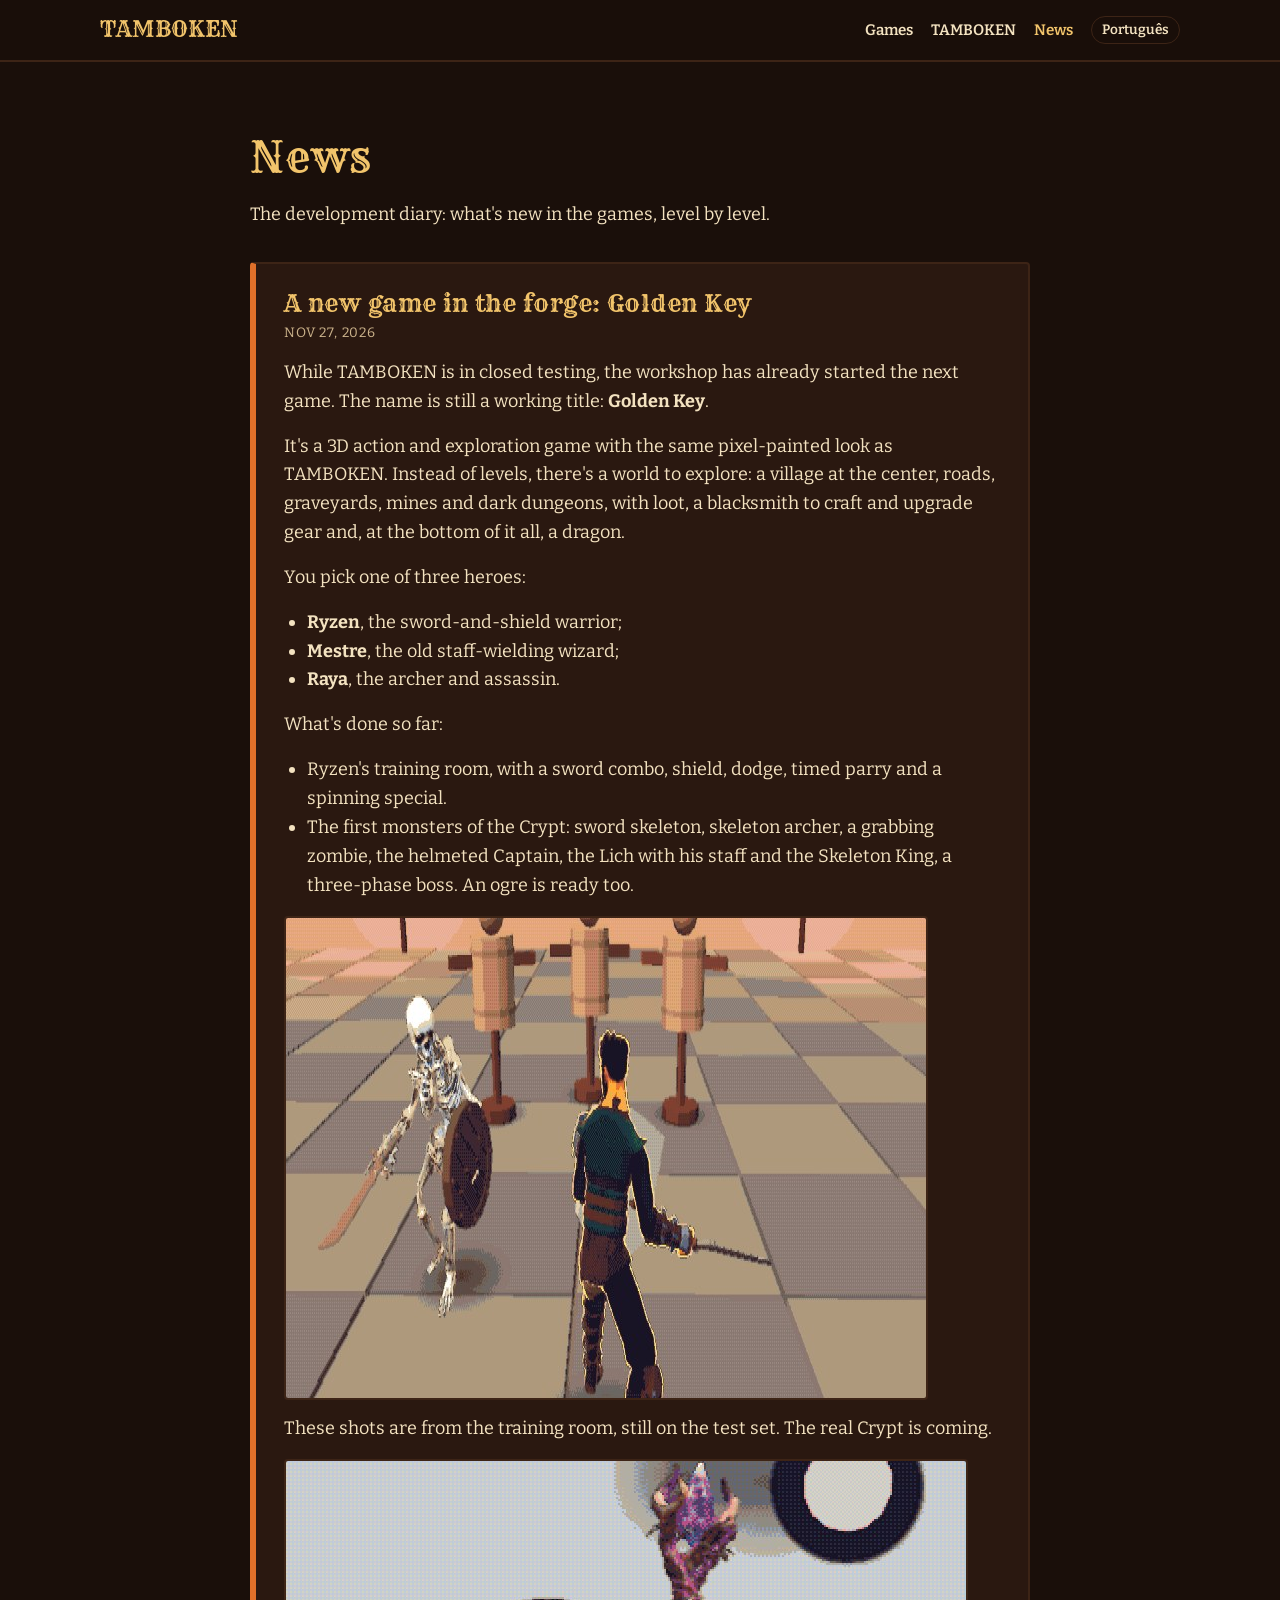
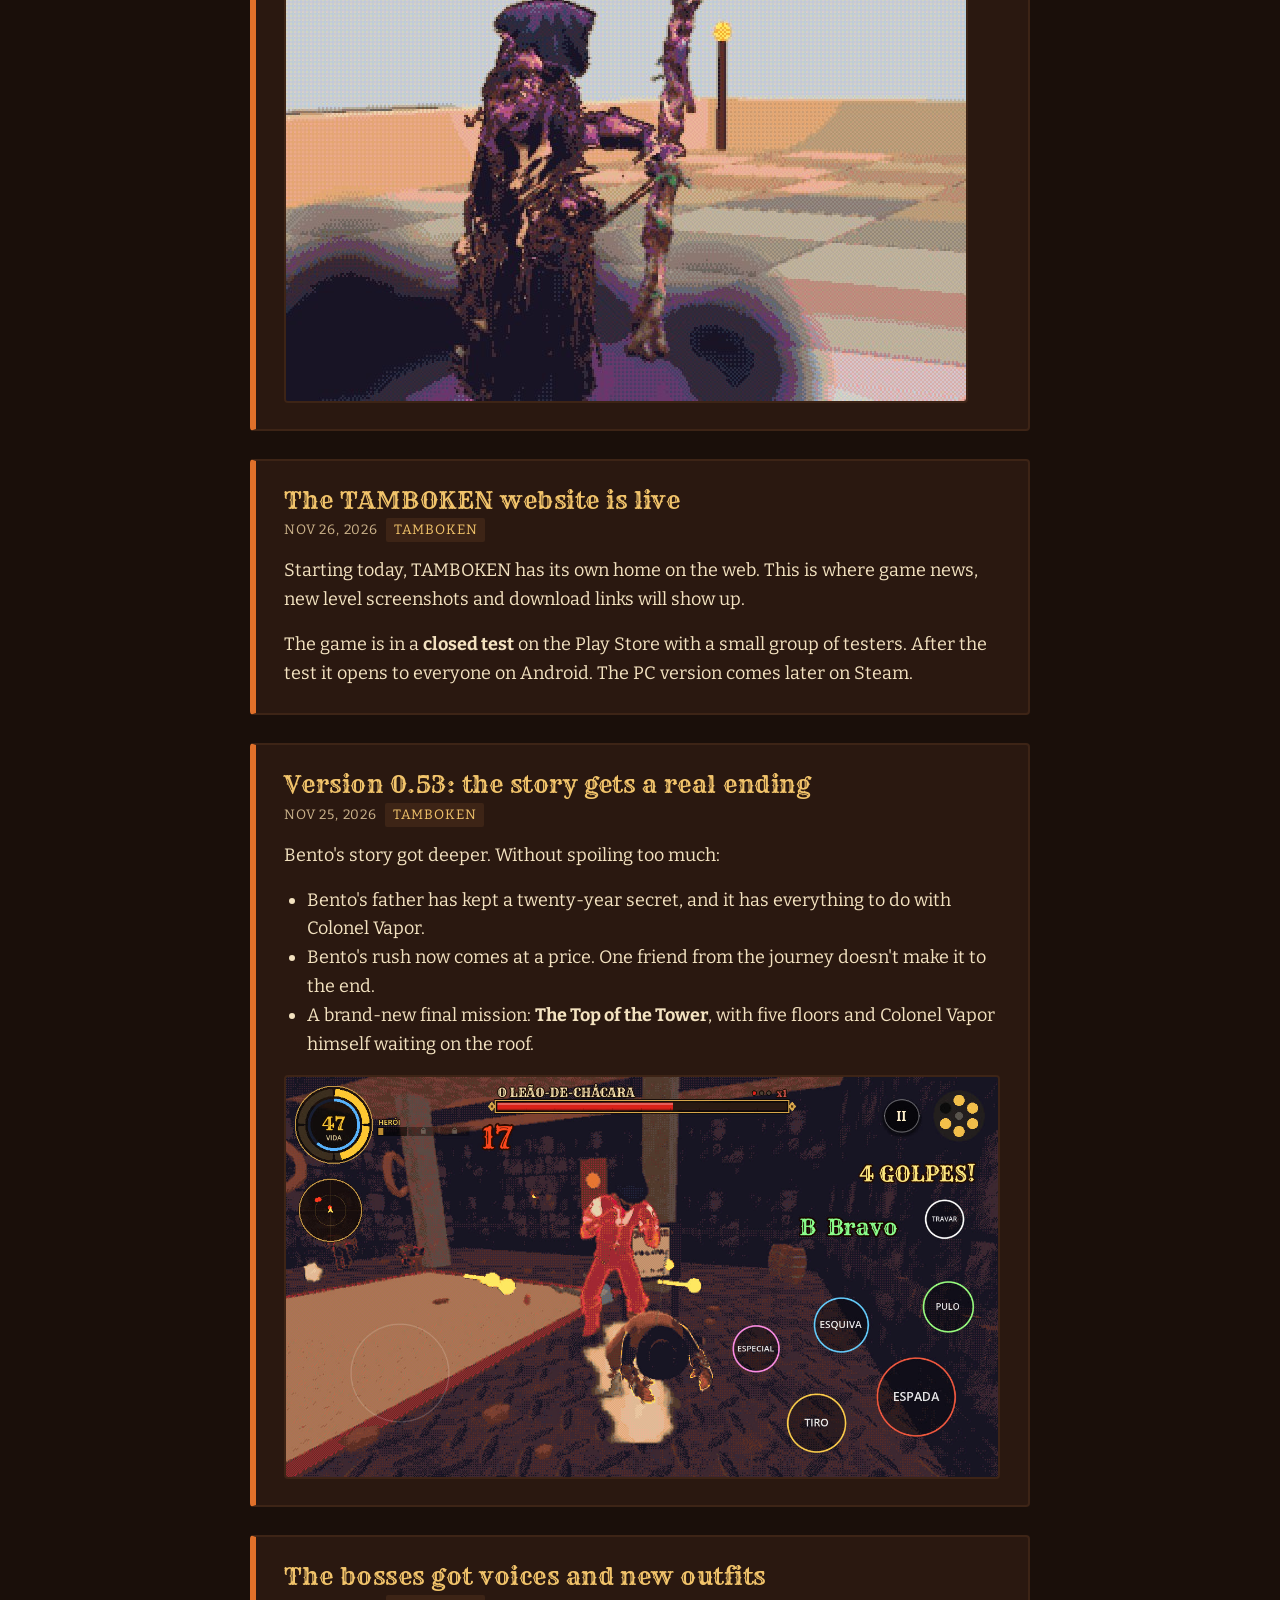
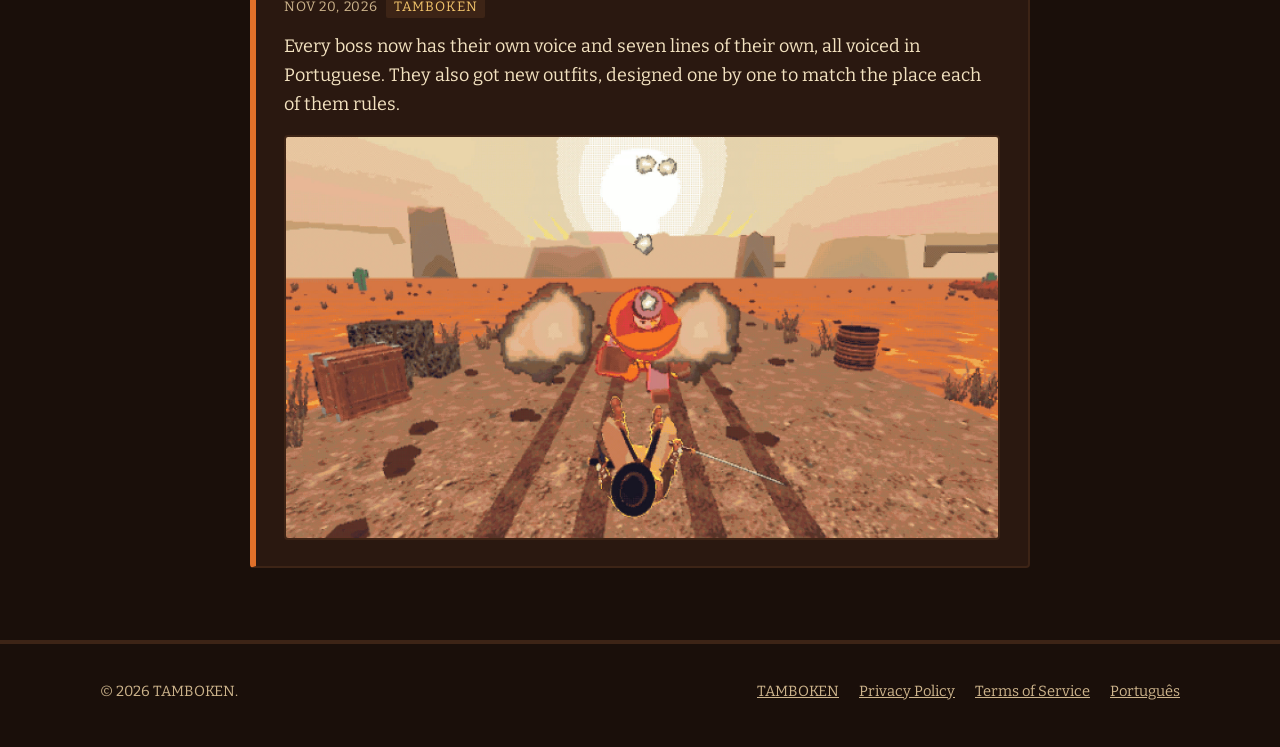
<file: en/novidades/index.html>
<!doctype html>
<html lang="en">
<head>
<meta charset="utf-8">
<meta name="viewport" content="width=device-width, initial-scale=1">
<title>News — TAMBOKEN</title>
<meta name="description" content="Development diary: news and updates about TAMBOKEN and upcoming games.">
<meta name="theme-color" content="#1a0f0a">
<link rel="alternate" hreflang="pt-BR" href="../../novidades/">
<link rel="icon" href="../../tamboken/imagens/cartao.jpg">
<link rel="stylesheet" href="../../assets/estilo.css">
</head>
<body>
<a class="pular" href="#conteudo">Skip to content</a>

<header class="topo">
  <div class="envolve">
    <a class="marca" href="../" data-estudio>TAMBOKEN</a>
    <nav class="menu" aria-label="Menu">
      <a href="../">Games</a>
      <a href="../tamboken/">TAMBOKEN</a>
      <a href="./" aria-current="page">News</a>
      <a class="idioma" href="../../novidades/" lang="pt-BR" hreflang="pt-BR">Português</a>
    </nav>
  </div>
</header>

<main id="conteudo" class="secao">
  <div class="envolve" style="max-width:820px">
    <h2>News</h2>
    <p class="intro" style="margin-bottom:34px">The development diary: what's new in the games, level by level.</p>
    <div class="posts" data-posts="posts.txt" data-vazio="No news yet." data-erro="News could not be loaded right now.">
      <p class="aviso">Loading news…</p>
    </div>
  </div>
</main>

<footer class="rodape">
  <div class="envolve">
    <div>© <span data-ano>2026</span> <span data-estudio>TAMBOKEN</span>.</div>
    <nav aria-label="Footer">
      <a href="../tamboken/">TAMBOKEN</a>
      <a href="../../tamboken/privacidade.html#en">Privacy Policy</a>
      <a href="../../tamboken/termos.html#en">Terms of Service</a>
      <a href="../../novidades/" lang="pt-BR">Português</a>
    </nav>
  </div>
</footer>

<script src="../../config.js"></script>
<script src="../../assets/site.js"></script>
</body>
</html>
</file>
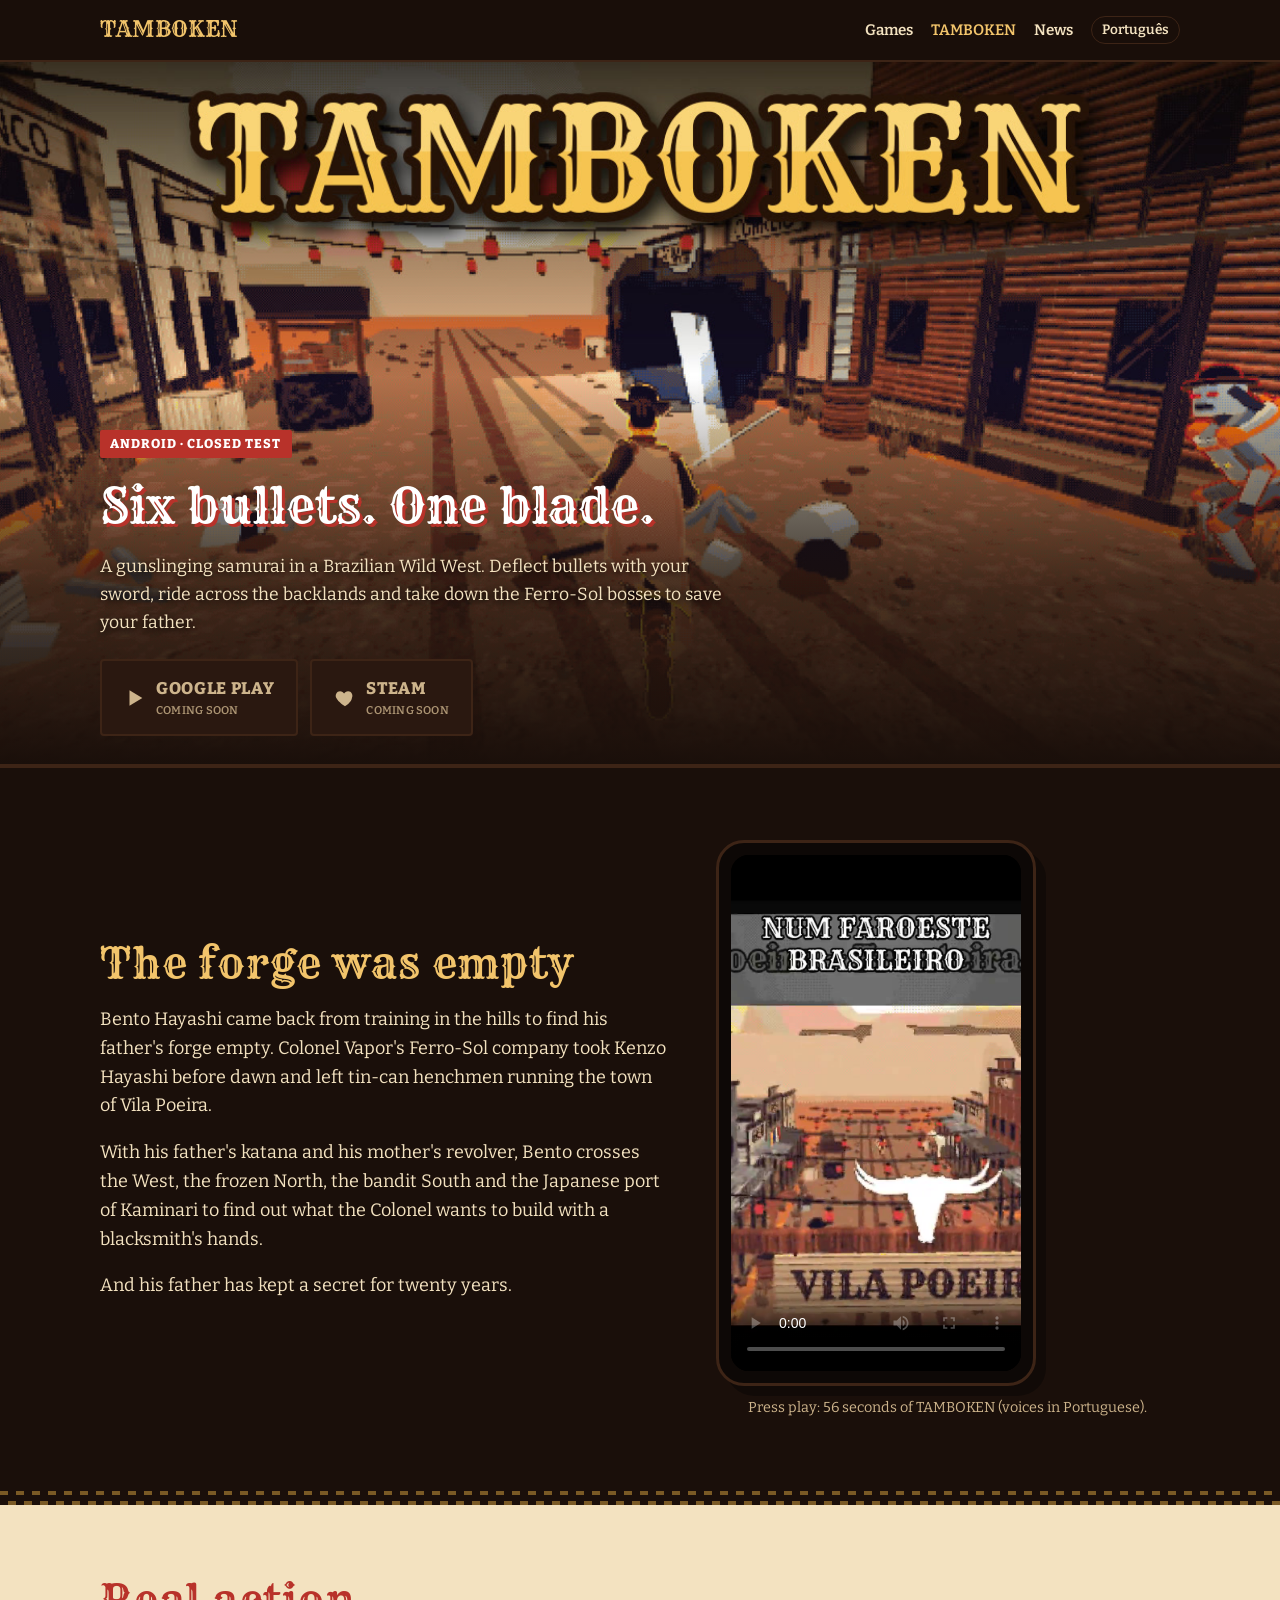
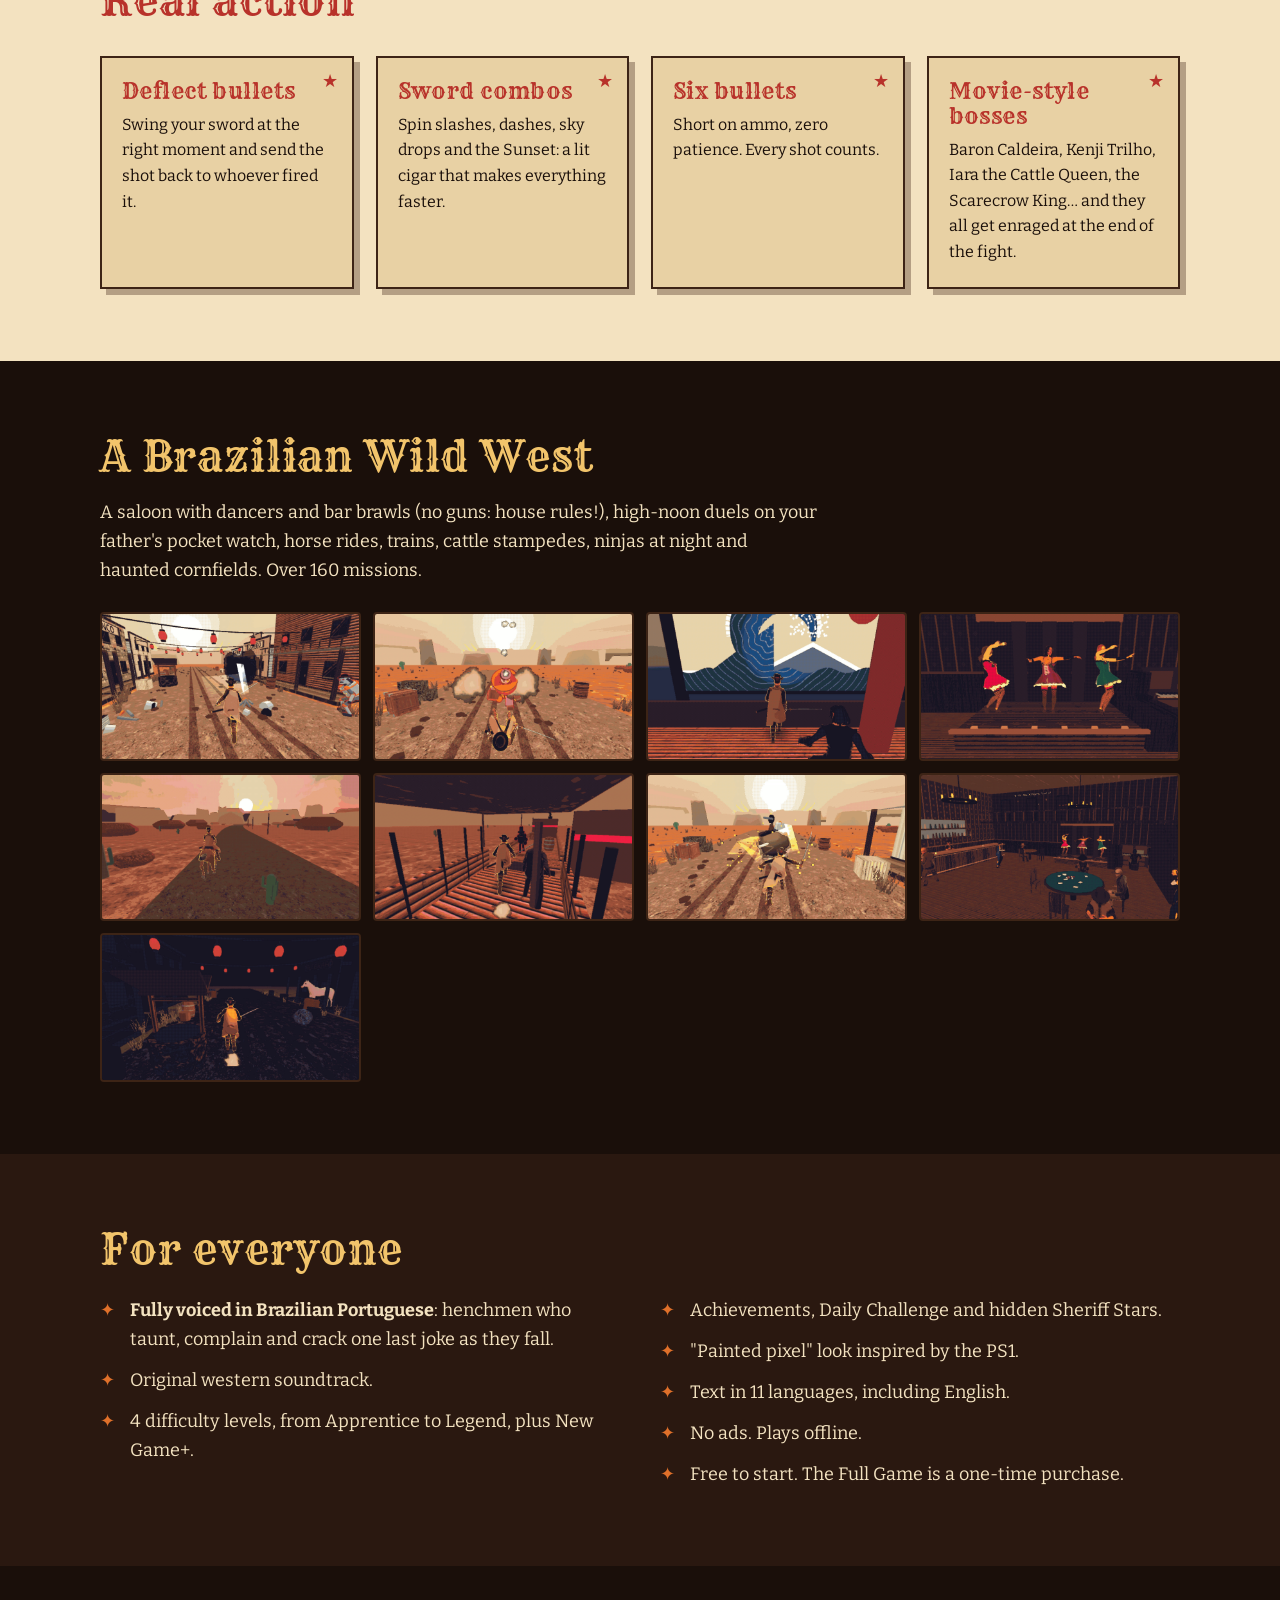
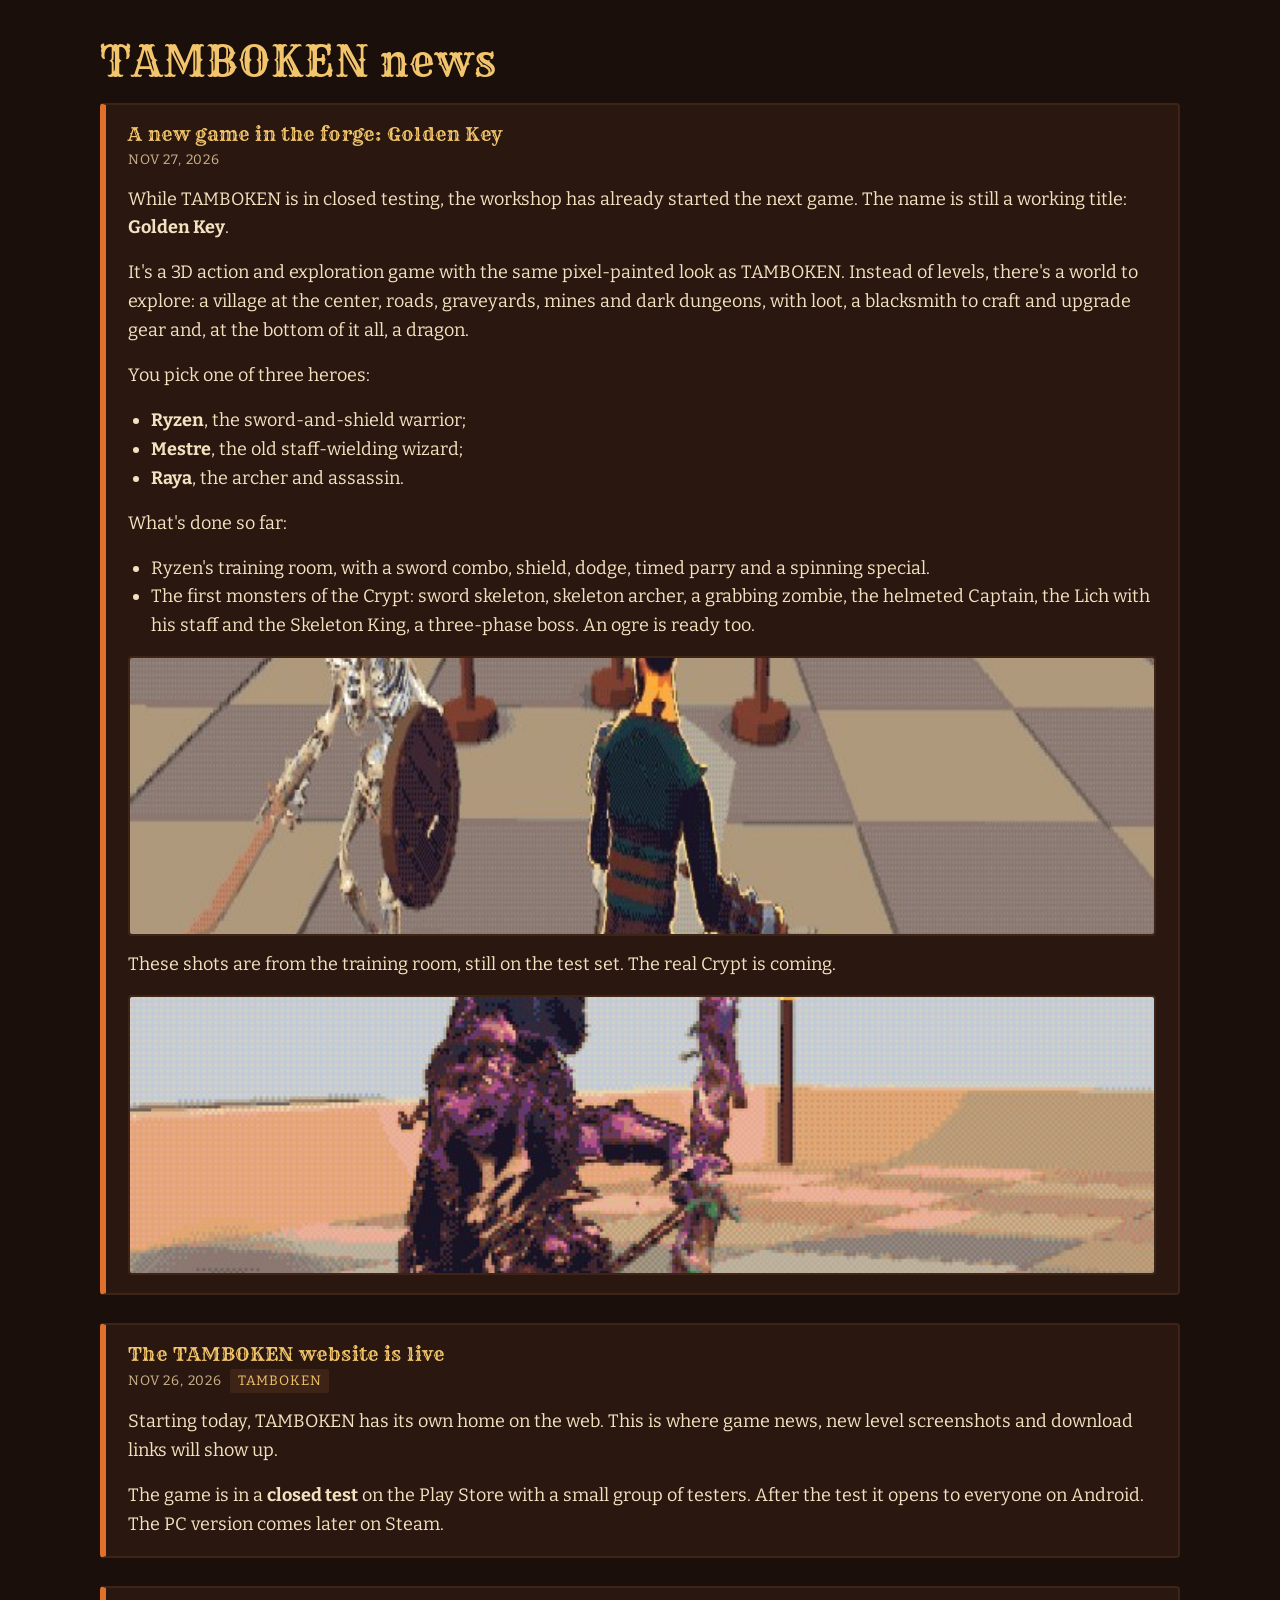
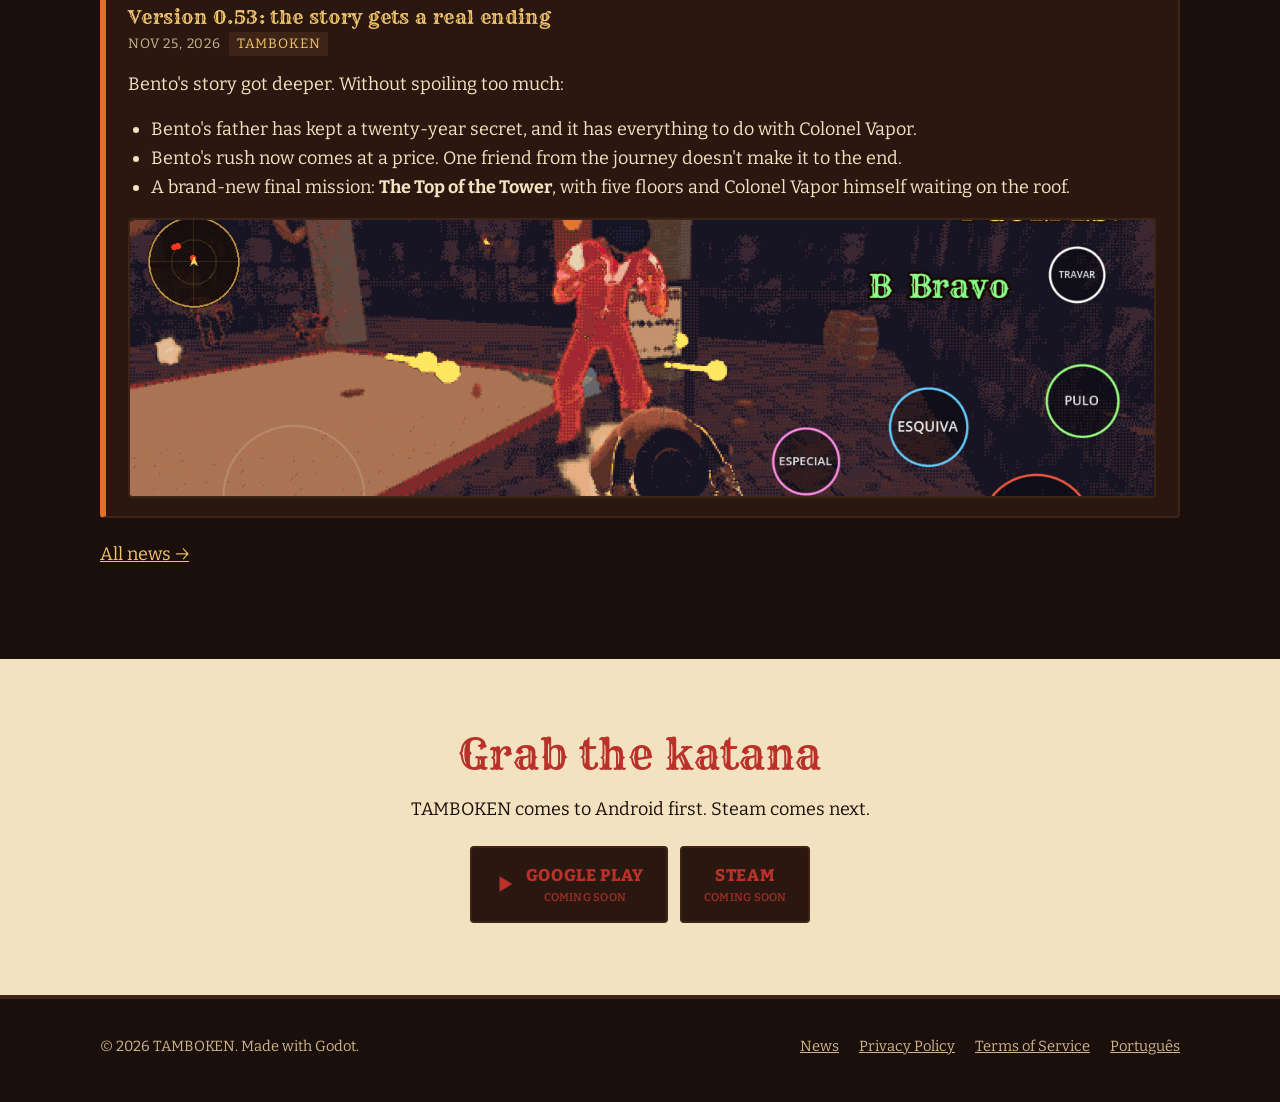
<file: en/tamboken/index.html>
<!doctype html>
<html lang="en">
<head>
<meta charset="utf-8">
<meta name="viewport" content="width=device-width, initial-scale=1">
<title>TAMBOKEN — Six bullets. One blade.</title>
<meta name="description" content="A gunslinging samurai in a Brazilian Wild West. Deflect bullets with your sword, ride across the backlands and take down the Ferro-Sol bosses to save your father. PS1-style 3D action for Android.">
<meta property="og:type" content="website">
<meta property="og:title" content="TAMBOKEN — Six bullets. One blade.">
<meta property="og:description" content="A gunslinging samurai in a Brazilian Wild West. PS1-style 3D action.">
<meta property="og:image" content="../../tamboken/imagens/compartilhar.jpg">
<meta name="theme-color" content="#1a0f0a">
<link rel="alternate" hreflang="pt-BR" href="../../tamboken/">
<link rel="icon" href="../../tamboken/imagens/cartao.jpg">
<link rel="stylesheet" href="../../assets/estilo.css">
</head>
<body>
<a class="pular" href="#conteudo">Skip to content</a>

<header class="topo">
  <div class="envolve">
    <a class="marca" href="../" data-estudio>TAMBOKEN</a>
    <nav class="menu" aria-label="Menu">
      <a href="../">Games</a>
      <a href="./" aria-current="page">TAMBOKEN</a>
      <a href="../novidades/">News</a>
      <a class="idioma" href="../../tamboken/" lang="pt-BR" hreflang="pt-BR">Português</a>
    </nav>
  </div>
</header>

<main id="conteudo">
  <section class="capa">
    <img class="capa-img" src="../../tamboken/imagens/capa.jpg" alt="TAMBOKEN: Bento runs down the main street of Vila Poeira with katana and revolver" width="1232" height="706">
    <div class="capa-texto">
      <div class="envolve">
        <span class="selo">Android · Closed test</span>
        <p class="lema">Six bullets. One blade.</p>
        <p class="resumo">A gunslinging samurai in a Brazilian Wild West. Deflect bullets with your sword, ride across the backlands and take down the Ferro-Sol bosses to save your father.</p>
        <div class="botoes">
          <a class="botao" data-loja="tamboken:playStore" data-embreve="Coming soon" href="#">
            <svg viewBox="0 0 24 24" aria-hidden="true"><path fill="currentColor" d="M6 3.5v17l14-8.5z"/></svg>
            <span>Google Play<small>Free download</small></span>
          </a>
          <a class="botao secundario" data-loja="tamboken:testeFechado" data-esconder-vazio href="#">
            <span>Join the test<small>For testers</small></span>
          </a>
          <a class="botao secundario" data-loja="tamboken:steam" data-embreve="Coming soon" href="#">
            <svg viewBox="0 0 24 24" aria-hidden="true"><path fill="currentColor" d="M12 21s-7.5-4.6-9.6-9.3C.9 8.3 3 4.5 6.6 4.5c2.1 0 3.6 1.2 4.4 2.5.8-1.3 2.3-2.5 4.4-2.5 3.6 0 5.7 3.8 4.2 7.2C19.5 16.4 12 21 12 21z"/></svg>
            <span>Steam<small>Wishlist</small></span>
          </a>
        </div>
      </div>
    </div>
  </section>

  <section class="secao">
    <div class="envolve historia">
      <div>
        <h2>The forge was empty</h2>
        <p>Bento Hayashi came back from training in the hills to find his father's forge empty. Colonel Vapor's Ferro-Sol company took Kenzo Hayashi before dawn and left tin-can henchmen running the town of Vila Poeira.</p>
        <p>With his father's katana and his mother's revolver, Bento crosses the West, the frozen North, the bandit South and the Japanese port of Kaminari to find out what the Colonel wants to build with a blacksmith's hands.</p>
        <p>And his father has kept a secret for twenty years.</p>
      </div>
      <figure style="margin:0">
        <div class="telefone">
          <video controls playsinline preload="metadata" poster="../../tamboken/video/tamboken_clipe_capa.jpg">
            <source src="../../tamboken/video/tamboken_clipe.mp4" type="video/mp4">
            Your browser can't play videos. <a href="../../tamboken/video/tamboken_clipe.mp4">Download the clip</a>.
          </video>
        </div>
        <figcaption class="legenda">Press play: 56 seconds of TAMBOKEN (voices in Portuguese).</figcaption>
      </figure>
    </div>
  </section>

  <div class="divisa" aria-hidden="true"></div>

  <section class="secao papel">
    <div class="envolve">
      <h2>Real action</h2>
      <div class="cartazes">
        <div class="cartaz"><h3>Deflect bullets</h3><p>Swing your sword at the right moment and send the shot back to whoever fired it.</p></div>
        <div class="cartaz"><h3>Sword combos</h3><p>Spin slashes, dashes, sky drops and the Sunset: a lit cigar that makes everything faster.</p></div>
        <div class="cartaz"><h3>Six bullets</h3><p>Short on ammo, zero patience. Every shot counts.</p></div>
        <div class="cartaz"><h3>Movie-style bosses</h3><p>Baron Caldeira, Kenji Trilho, Iara the Cattle Queen, the Scarecrow King… and they all get enraged at the end of the fight.</p></div>
      </div>
    </div>
  </section>

  <section class="secao">
    <div class="envolve">
      <h2>A Brazilian Wild West</h2>
      <p class="intro">A saloon with dancers and bar brawls (no guns: house rules!), high-noon duels on your father's pocket watch, horse rides, trains, cattle stampedes, ninjas at night and haunted cornfields. Over 160 missions.</p>
      <div class="galeria">
        <button type="button"><img loading="lazy" src="../../tamboken/imagens/01_rua_12.jpg" alt="Main street of Vila Poeira at noon"></button>
        <button type="button"><img loading="lazy" src="../../tamboken/imagens/04_barao.jpg" alt="Baron Caldeira arrives for the fight"></button>
        <button type="button"><img loading="lazy" src="../../tamboken/imagens/02_kenji.jpg" alt="Duel against Kenji Trilho"></button>
        <button type="button"><img loading="lazy" src="../../tamboken/imagens/03_saloon1.jpg" alt="Dancers on the saloon stage"></button>
        <button type="button"><img loading="lazy" src="../../tamboken/imagens/05_cavalo.jpg" alt="Riding across the backlands"></button>
        <button type="button"><img loading="lazy" src="../../tamboken/imagens/06_trem.jpg" alt="Fighting on top of a train"></button>
        <button type="button"><img loading="lazy" src="../../tamboken/imagens/07_rua_26.jpg" alt="Sword strike at sunset"></button>
        <button type="button"><img loading="lazy" src="../../tamboken/imagens/08_saloon2.jpg" alt="Inside the saloon"></button>
        <button type="button"><img loading="lazy" src="../../tamboken/imagens/09_noite.jpg" alt="Night mission"></button>
      </div>
    </div>
  </section>

  <section class="secao escura">
    <div class="envolve">
      <h2>For everyone</h2>
      <ul class="lista-check">
        <li><strong>Fully voiced in Brazilian Portuguese</strong>: henchmen who taunt, complain and crack one last joke as they fall.</li>
        <li>Original western soundtrack.</li>
        <li>4 difficulty levels, from Apprentice to Legend, plus New Game+.</li>
        <li>Achievements, Daily Challenge and hidden Sheriff Stars.</li>
        <li>"Painted pixel" look inspired by the PS1.</li>
        <li>Text in 11 languages, including English.</li>
        <li>No ads. Plays offline.</li>
        <li>Free to start. The Full Game is a one-time purchase.</li>
      </ul>
    </div>
  </section>

  <section class="secao">
    <div class="envolve">
      <h2>TAMBOKEN news</h2>
      <div class="posts resumo-posts" data-posts="../novidades/posts.txt" data-jogo="tamboken" data-limite="3" data-vazio="No news yet." data-erro="News could not be loaded right now."></div>
      <p style="margin-top:22px"><a href="../novidades/">All news →</a></p>
    </div>
  </section>

  <section class="secao papel chamada">
    <div class="envolve">
      <h2>Grab the katana</h2>
      <p>TAMBOKEN comes to Android first. Steam comes next.</p>
      <div class="botoes">
        <a class="botao" data-loja="tamboken:playStore" data-embreve="Coming soon" href="#">
          <svg viewBox="0 0 24 24" aria-hidden="true"><path fill="currentColor" d="M6 3.5v17l14-8.5z"/></svg>
          <span>Google Play<small>Free download</small></span>
        </a>
        <a class="botao secundario" data-loja="tamboken:steam" data-embreve="Coming soon" href="#">
          <span>Steam<small>Wishlist</small></span>
        </a>
      </div>
    </div>
  </section>
</main>

<footer class="rodape">
  <div class="envolve">
    <div>© <span data-ano>2026</span> <span data-estudio>TAMBOKEN</span>. Made with Godot.</div>
    <nav aria-label="Footer">
      <a href="../novidades/">News</a>
      <a href="../../tamboken/privacidade.html#en">Privacy Policy</a>
      <a href="../../tamboken/termos.html#en">Terms of Service</a>
      <a href="../../tamboken/" lang="pt-BR">Português</a>
    </nav>
  </div>
</footer>

<script src="../../config.js"></script>
<script src="../../assets/site.js"></script>
</body>
</html>
</file>
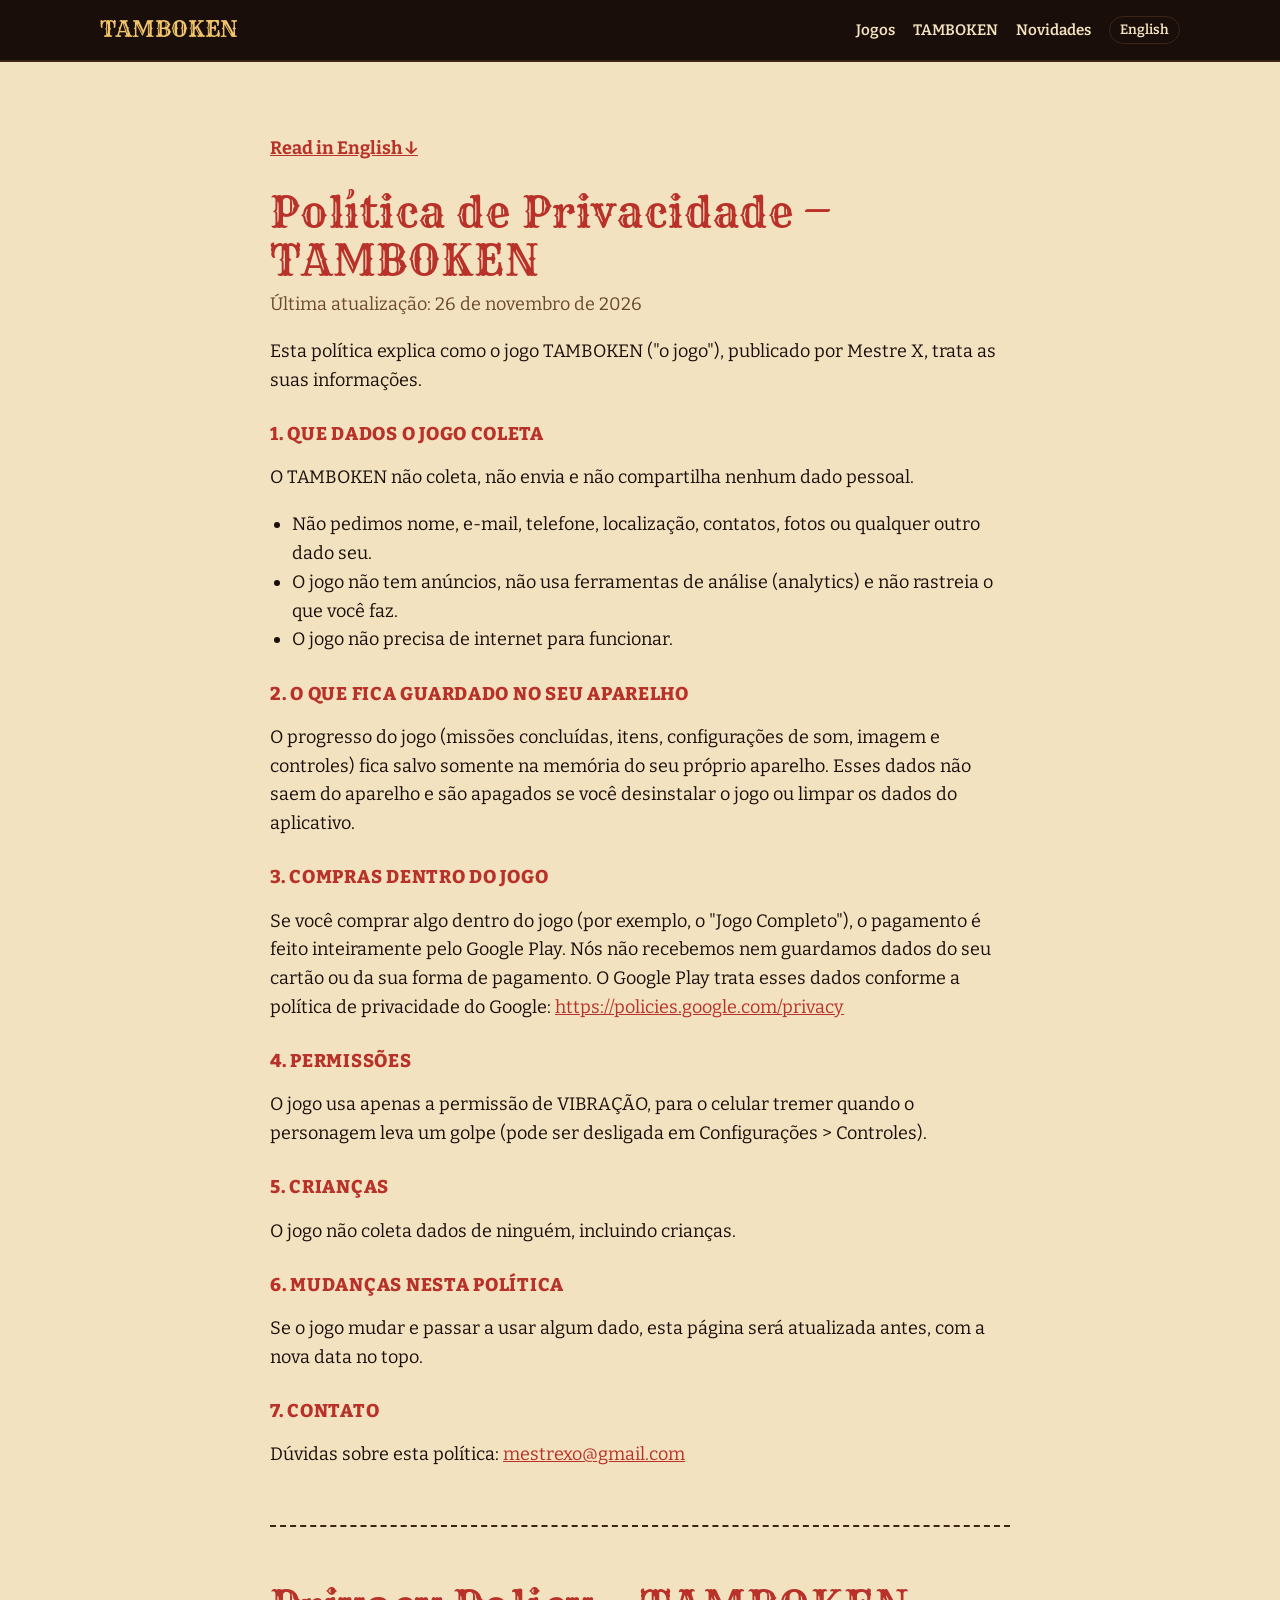
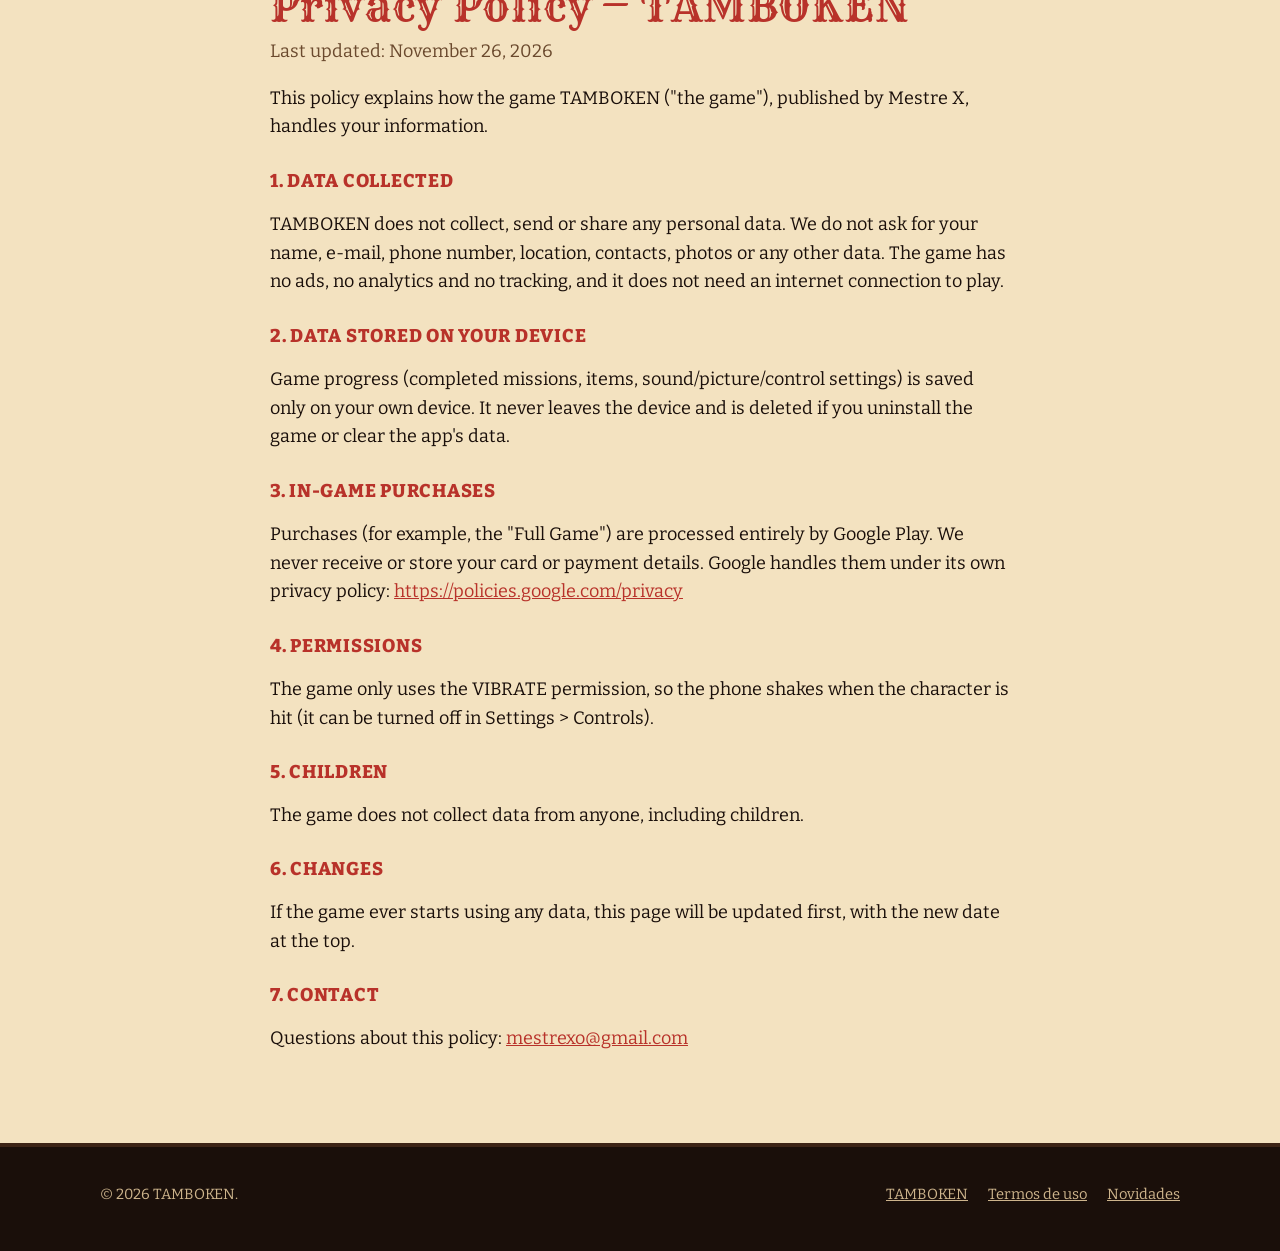
<file: tamboken/privacidade.html>
<!doctype html>
<html lang="pt-BR">
<head>
<meta charset="utf-8">
<meta name="viewport" content="width=device-width, initial-scale=1">
<title>Política de Privacidade — TAMBOKEN</title>
<meta name="description" content="Política de privacidade do jogo TAMBOKEN. O jogo não coleta nenhum dado pessoal.">
<meta name="theme-color" content="#1a0f0a">
<link rel="icon" href="imagens/cartao.jpg">
<link rel="stylesheet" href="../assets/estilo.css">
</head>
<body>
<a class="pular" href="#conteudo">Pular para o conteúdo</a>

<header class="topo">
  <div class="envolve">
    <a class="marca" href="../" data-estudio>TAMBOKEN</a>
    <nav class="menu" aria-label="Menu">
      <a href="../">Jogos</a>
      <a href="./">TAMBOKEN</a>
      <a href="../novidades/">Novidades</a>
      <a class="idioma" href="#en" lang="en">English</a>
    </nav>
  </div>
</header>

<main id="conteudo" class="secao papel">
  <div class="envolve texto">

    <!-- ===================== PORTUGUÊS ===================== -->
    <article lang="pt-BR">
      <a class="trocar-idioma" href="#en" lang="en">Read in English ↓</a>
      <h1>Política de Privacidade — TAMBOKEN</h1>
      <p class="data">Última atualização: 26 de novembro de 2026</p>

      <p>Esta política explica como o jogo TAMBOKEN ("o jogo"), publicado por Mestre X, trata as suas informações.</p>

      <h2>1. Que dados o jogo coleta</h2>
      <p>O TAMBOKEN não coleta, não envia e não compartilha nenhum dado pessoal.</p>
      <ul>
        <li>Não pedimos nome, e-mail, telefone, localização, contatos, fotos ou qualquer outro dado seu.</li>
        <li>O jogo não tem anúncios, não usa ferramentas de análise (analytics) e não rastreia o que você faz.</li>
        <li>O jogo não precisa de internet para funcionar.</li>
      </ul>

      <h2>2. O que fica guardado no seu aparelho</h2>
      <p>O progresso do jogo (missões concluídas, itens, configurações de som, imagem e controles) fica salvo somente na memória do seu próprio aparelho. Esses dados não saem do aparelho e são apagados se você desinstalar o jogo ou limpar os dados do aplicativo.</p>

      <h2>3. Compras dentro do jogo</h2>
      <p>Se você comprar algo dentro do jogo (por exemplo, o "Jogo Completo"), o pagamento é feito inteiramente pelo Google Play. Nós não recebemos nem guardamos dados do seu cartão ou da sua forma de pagamento. O Google Play trata esses dados conforme a política de privacidade do Google: <a href="https://policies.google.com/privacy">https://policies.google.com/privacy</a></p>

      <h2>4. Permissões</h2>
      <p>O jogo usa apenas a permissão de VIBRAÇÃO, para o celular tremer quando o personagem leva um golpe (pode ser desligada em Configurações &gt; Controles).</p>

      <h2>5. Crianças</h2>
      <p>O jogo não coleta dados de ninguém, incluindo crianças.</p>

      <h2>6. Mudanças nesta política</h2>
      <p>Se o jogo mudar e passar a usar algum dado, esta página será atualizada antes, com a nova data no topo.</p>

      <h2>7. Contato</h2>
      <p>Dúvidas sobre esta política: <a href="mailto:mestrexo@gmail.com">mestrexo@gmail.com</a></p>
    </article>

    <hr>

    <!-- ===================== ENGLISH ===================== -->
    <article lang="en" id="en">
      <h1>Privacy Policy — TAMBOKEN</h1>
      <p class="data">Last updated: November 26, 2026</p>

      <p>This policy explains how the game TAMBOKEN ("the game"), published by Mestre X, handles your information.</p>

      <h2>1. Data collected</h2>
      <p>TAMBOKEN does not collect, send or share any personal data. We do not ask for your name, e-mail, phone number, location, contacts, photos or any other data. The game has no ads, no analytics and no tracking, and it does not need an internet connection to play.</p>

      <h2>2. Data stored on your device</h2>
      <p>Game progress (completed missions, items, sound/picture/control settings) is saved only on your own device. It never leaves the device and is deleted if you uninstall the game or clear the app's data.</p>

      <h2>3. In-game purchases</h2>
      <p>Purchases (for example, the "Full Game") are processed entirely by Google Play. We never receive or store your card or payment details. Google handles them under its own privacy policy: <a href="https://policies.google.com/privacy">https://policies.google.com/privacy</a></p>

      <h2>4. Permissions</h2>
      <p>The game only uses the VIBRATE permission, so the phone shakes when the character is hit (it can be turned off in Settings &gt; Controls).</p>

      <h2>5. Children</h2>
      <p>The game does not collect data from anyone, including children.</p>

      <h2>6. Changes</h2>
      <p>If the game ever starts using any data, this page will be updated first, with the new date at the top.</p>

      <h2>7. Contact</h2>
      <p>Questions about this policy: <a href="mailto:mestrexo@gmail.com">mestrexo@gmail.com</a></p>
    </article>
  </div>
</main>

<footer class="rodape">
  <div class="envolve">
    <div>© <span data-ano>2026</span> <span data-estudio>TAMBOKEN</span>.</div>
    <nav aria-label="Rodapé">
      <a href="./">TAMBOKEN</a>
      <a href="termos.html">Termos de uso</a>
      <a href="../novidades/">Novidades</a>
    </nav>
  </div>
</footer>

<script src="../config.js"></script>
<script src="../assets/site.js"></script>
</body>
</html>
</file>
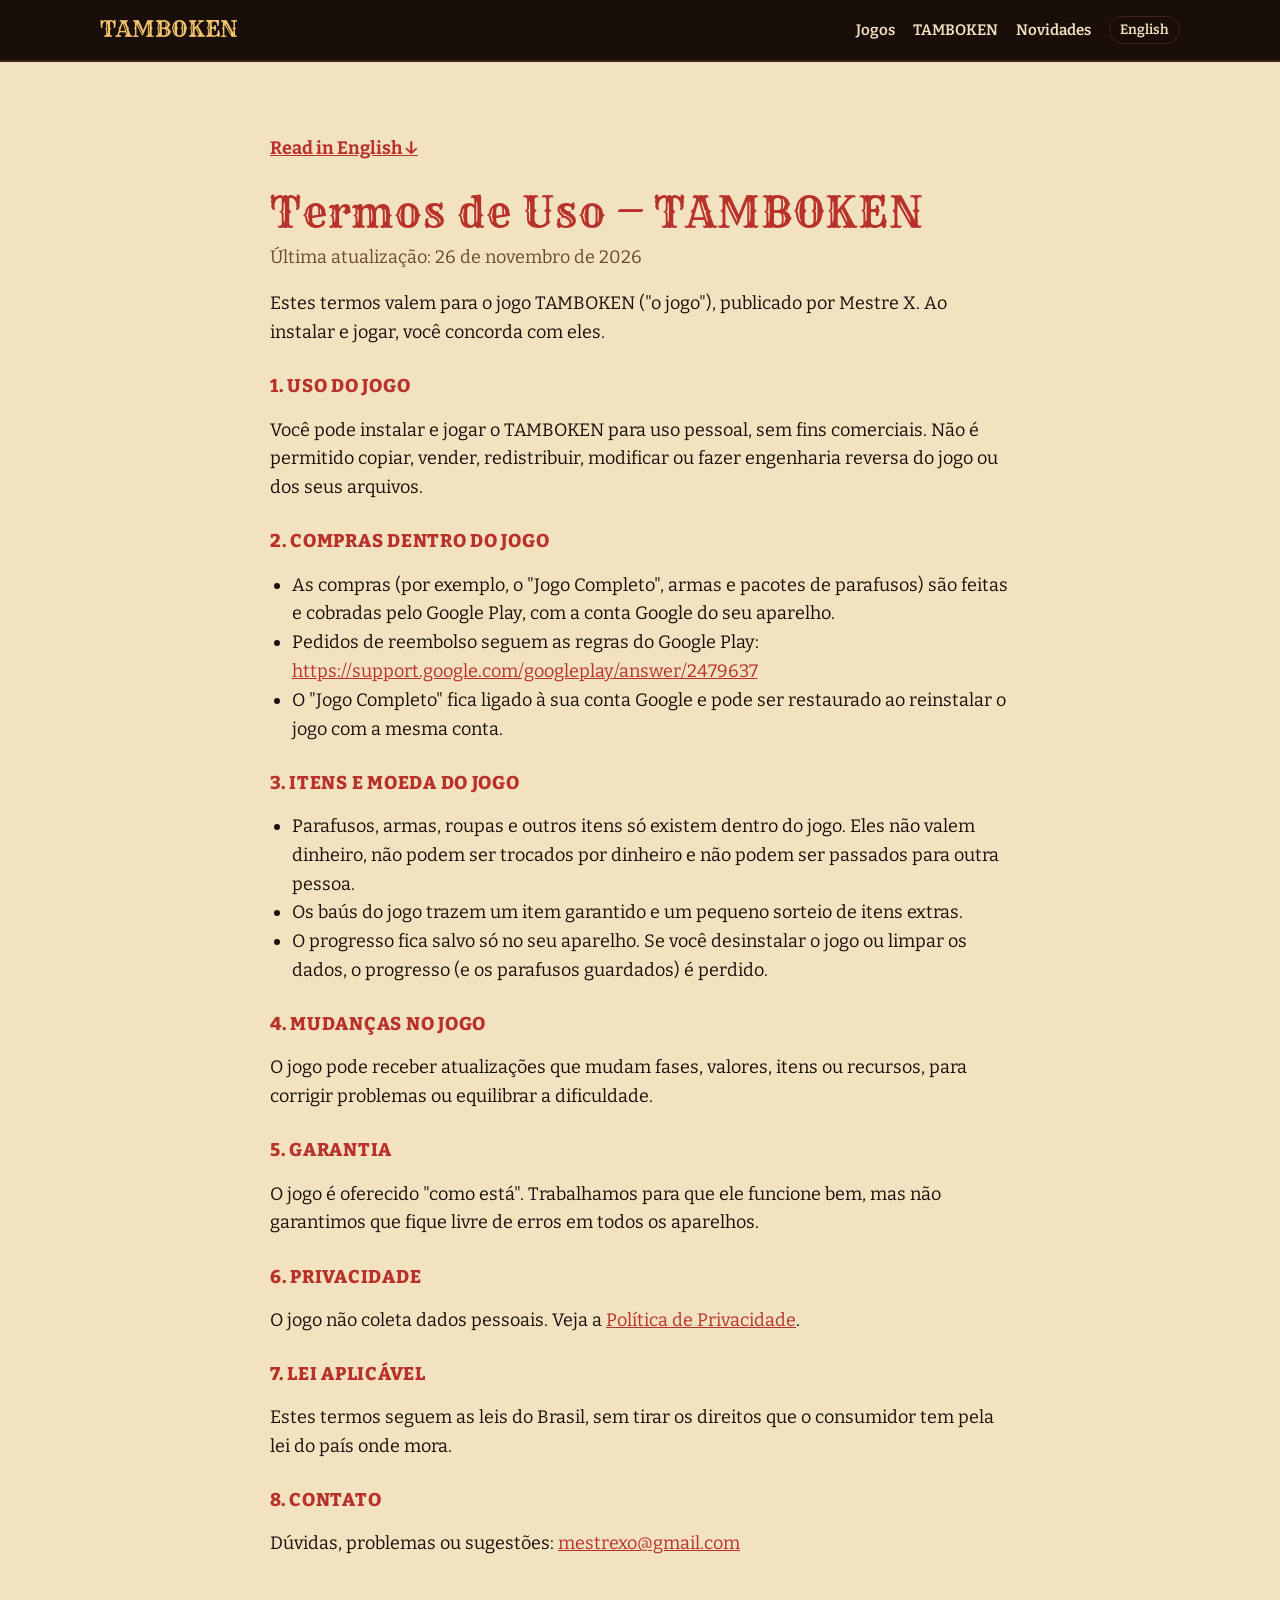
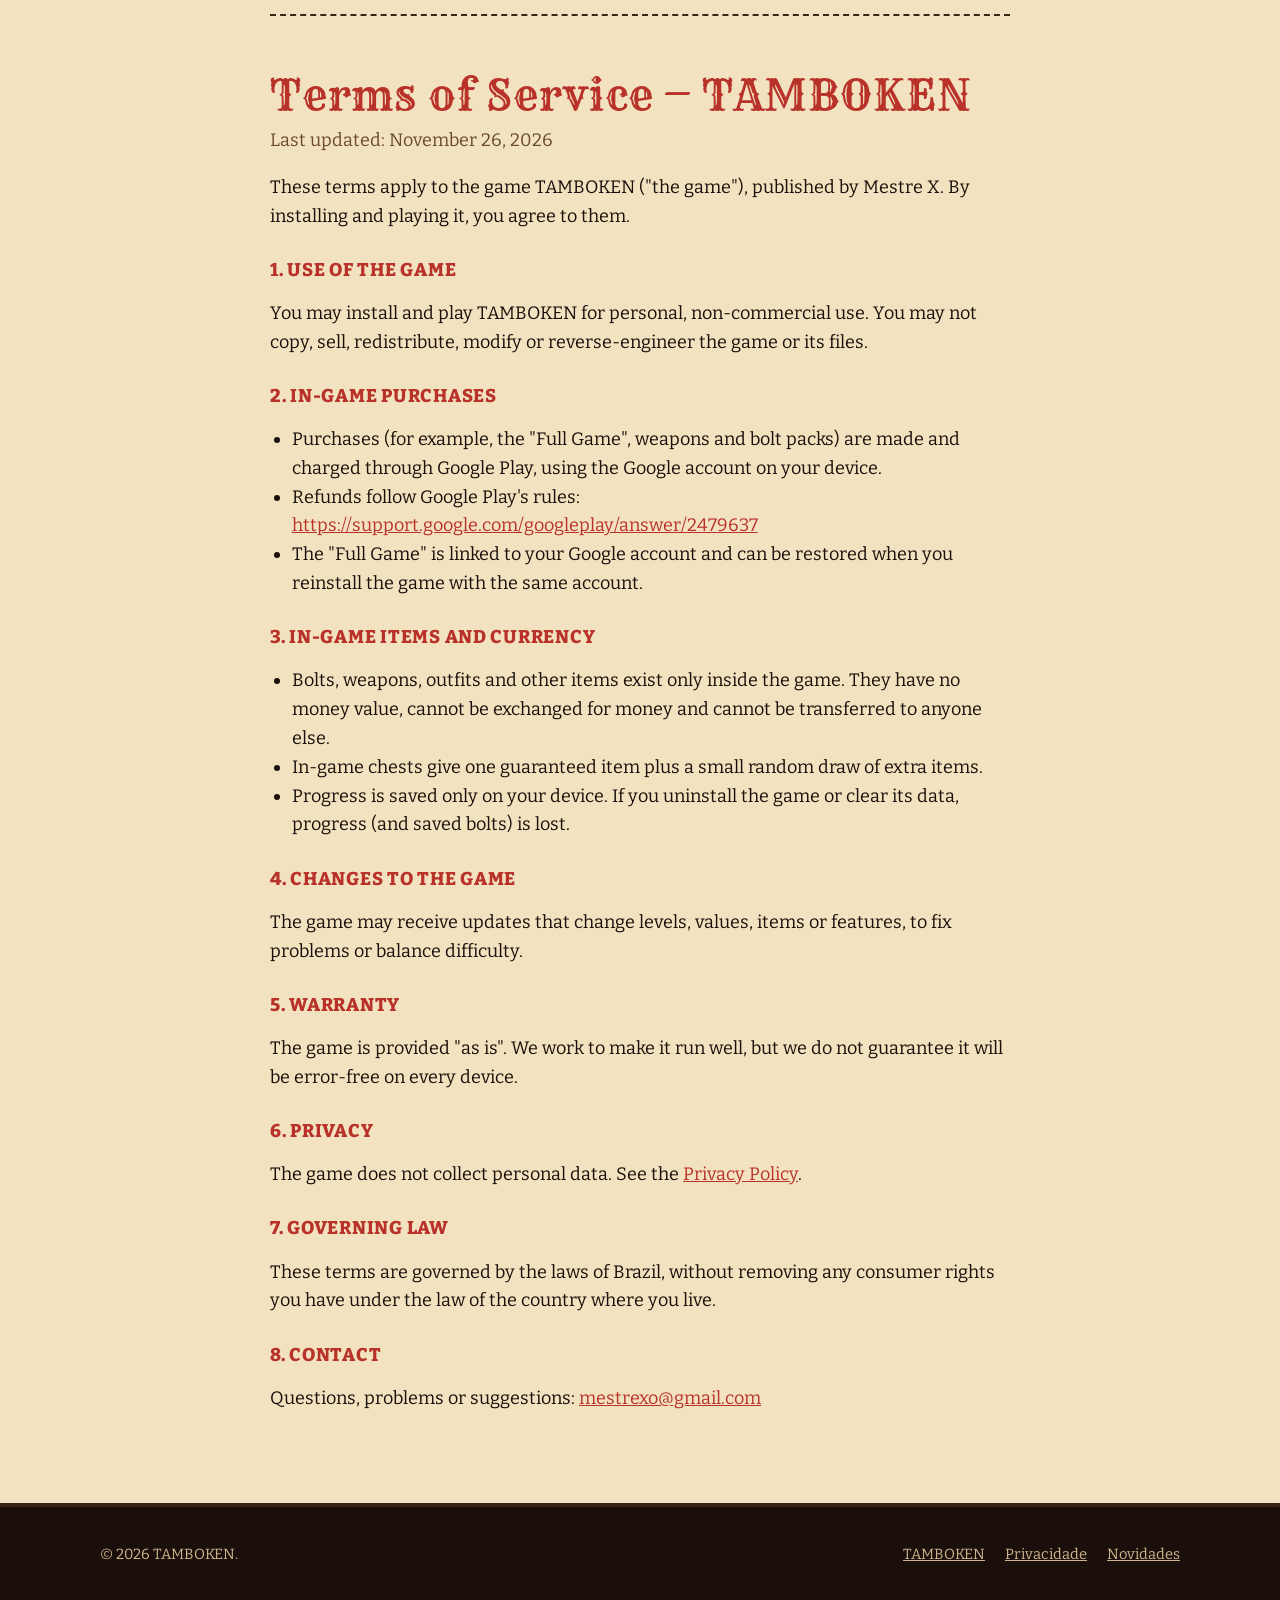
<file: tamboken/termos.html>
<!doctype html>
<html lang="pt-BR">
<head>
<meta charset="utf-8">
<meta name="viewport" content="width=device-width, initial-scale=1">
<title>Termos de Uso — TAMBOKEN</title>
<meta name="description" content="Termos de uso do jogo TAMBOKEN: compras, itens do jogo e contato.">
<meta name="theme-color" content="#1a0f0a">
<link rel="icon" href="imagens/cartao.jpg">
<link rel="stylesheet" href="../assets/estilo.css">
</head>
<body>
<a class="pular" href="#conteudo">Pular para o conteúdo</a>

<header class="topo">
  <div class="envolve">
    <a class="marca" href="../" data-estudio>TAMBOKEN</a>
    <nav class="menu" aria-label="Menu">
      <a href="../">Jogos</a>
      <a href="./">TAMBOKEN</a>
      <a href="../novidades/">Novidades</a>
      <a class="idioma" href="#en" lang="en">English</a>
    </nav>
  </div>
</header>

<main id="conteudo" class="secao papel">
  <div class="envolve texto">

    <!-- ===================== PORTUGUÊS ===================== -->
    <article lang="pt-BR">
      <a class="trocar-idioma" href="#en" lang="en">Read in English ↓</a>
      <h1>Termos de Uso — TAMBOKEN</h1>
      <p class="data">Última atualização: 26 de novembro de 2026</p>

      <p>Estes termos valem para o jogo TAMBOKEN ("o jogo"), publicado por Mestre X. Ao instalar e jogar, você concorda com eles.</p>

      <h2>1. Uso do jogo</h2>
      <p>Você pode instalar e jogar o TAMBOKEN para uso pessoal, sem fins comerciais. Não é permitido copiar, vender, redistribuir, modificar ou fazer engenharia reversa do jogo ou dos seus arquivos.</p>

      <h2>2. Compras dentro do jogo</h2>
      <ul>
        <li>As compras (por exemplo, o "Jogo Completo", armas e pacotes de parafusos) são feitas e cobradas pelo Google Play, com a conta Google do seu aparelho.</li>
        <li>Pedidos de reembolso seguem as regras do Google Play: <a href="https://support.google.com/googleplay/answer/2479637">https://support.google.com/googleplay/answer/2479637</a></li>
        <li>O "Jogo Completo" fica ligado à sua conta Google e pode ser restaurado ao reinstalar o jogo com a mesma conta.</li>
      </ul>

      <h2>3. Itens e moeda do jogo</h2>
      <ul>
        <li>Parafusos, armas, roupas e outros itens só existem dentro do jogo. Eles não valem dinheiro, não podem ser trocados por dinheiro e não podem ser passados para outra pessoa.</li>
        <li>Os baús do jogo trazem um item garantido e um pequeno sorteio de itens extras.</li>
        <li>O progresso fica salvo só no seu aparelho. Se você desinstalar o jogo ou limpar os dados, o progresso (e os parafusos guardados) é perdido.</li>
      </ul>

      <h2>4. Mudanças no jogo</h2>
      <p>O jogo pode receber atualizações que mudam fases, valores, itens ou recursos, para corrigir problemas ou equilibrar a dificuldade.</p>

      <h2>5. Garantia</h2>
      <p>O jogo é oferecido "como está". Trabalhamos para que ele funcione bem, mas não garantimos que fique livre de erros em todos os aparelhos.</p>

      <h2>6. Privacidade</h2>
      <p>O jogo não coleta dados pessoais. Veja a <a href="privacidade.html">Política de Privacidade</a>.</p>

      <h2>7. Lei aplicável</h2>
      <p>Estes termos seguem as leis do Brasil, sem tirar os direitos que o consumidor tem pela lei do país onde mora.</p>

      <h2>8. Contato</h2>
      <p>Dúvidas, problemas ou sugestões: <a href="mailto:mestrexo@gmail.com">mestrexo@gmail.com</a></p>
    </article>

    <hr>

    <!-- ===================== ENGLISH ===================== -->
    <article lang="en" id="en">
      <h1>Terms of Service — TAMBOKEN</h1>
      <p class="data">Last updated: November 26, 2026</p>

      <p>These terms apply to the game TAMBOKEN ("the game"), published by Mestre X. By installing and playing it, you agree to them.</p>

      <h2>1. Use of the game</h2>
      <p>You may install and play TAMBOKEN for personal, non-commercial use. You may not copy, sell, redistribute, modify or reverse-engineer the game or its files.</p>

      <h2>2. In-game purchases</h2>
      <ul>
        <li>Purchases (for example, the "Full Game", weapons and bolt packs) are made and charged through Google Play, using the Google account on your device.</li>
        <li>Refunds follow Google Play's rules: <a href="https://support.google.com/googleplay/answer/2479637">https://support.google.com/googleplay/answer/2479637</a></li>
        <li>The "Full Game" is linked to your Google account and can be restored when you reinstall the game with the same account.</li>
      </ul>

      <h2>3. In-game items and currency</h2>
      <ul>
        <li>Bolts, weapons, outfits and other items exist only inside the game. They have no money value, cannot be exchanged for money and cannot be transferred to anyone else.</li>
        <li>In-game chests give one guaranteed item plus a small random draw of extra items.</li>
        <li>Progress is saved only on your device. If you uninstall the game or clear its data, progress (and saved bolts) is lost.</li>
      </ul>

      <h2>4. Changes to the game</h2>
      <p>The game may receive updates that change levels, values, items or features, to fix problems or balance difficulty.</p>

      <h2>5. Warranty</h2>
      <p>The game is provided "as is". We work to make it run well, but we do not guarantee it will be error-free on every device.</p>

      <h2>6. Privacy</h2>
      <p>The game does not collect personal data. See the <a href="privacidade.html">Privacy Policy</a>.</p>

      <h2>7. Governing law</h2>
      <p>These terms are governed by the laws of Brazil, without removing any consumer rights you have under the law of the country where you live.</p>

      <h2>8. Contact</h2>
      <p>Questions, problems or suggestions: <a href="mailto:mestrexo@gmail.com">mestrexo@gmail.com</a></p>
    </article>
  </div>
</main>

<footer class="rodape">
  <div class="envolve">
    <div>© <span data-ano>2026</span> <span data-estudio>TAMBOKEN</span>.</div>
    <nav aria-label="Rodapé">
      <a href="./">TAMBOKEN</a>
      <a href="privacidade.html">Privacidade</a>
      <a href="../novidades/">Novidades</a>
    </nav>
  </div>
</footer>

<script src="../config.js"></script>
<script src="../assets/site.js"></script>
</body>
</html>
</file>
<file: assets/estilo.css>
/* ============ Fontes (SIL OFL — uso comercial permitido) ============ */
@font-face { font-family: "Rye"; src: url("fontes/Rye-Regular.ttf") format("truetype"); font-display: swap; }
@font-face { font-family: "Bitter"; src: url("fontes/Bitter.ttf") format("truetype"); font-weight: 100 900; font-display: swap; }

:root {
  --tinta: #1a0f0a;
  --tinta-2: #2a1810;
  --madeira: #3d2416;
  --papel: #f3e2c0;
  --papel-2: #e8d1a4;
  --ouro: #f2c46b;
  --ouro-2: #d9a441;
  --sol: #e0702a;
  --lanterna: #b8322a;
  --texto: #f3e2c0;
  --texto-suave: #cdb48c;
  --largura: 1120px;
  --raio: 4px;
}

* { box-sizing: border-box; }
html { scroll-behavior: smooth; }
body {
  margin: 0;
  background: var(--tinta);
  color: var(--texto);
  font-family: "Bitter", Georgia, serif;
  font-size: 18px;
  line-height: 1.6;
}
img, video { max-width: 100%; height: auto; display: block; }
a { color: var(--ouro); }
a:hover { color: #fff; }
h1, h2, h3 { font-family: "Rye", Georgia, serif; font-weight: normal; line-height: 1.15; letter-spacing: .02em; }
h2 { font-size: clamp(1.8rem, 4vw, 2.6rem); color: var(--ouro); margin: 0 0 .4em; }
h3 { font-size: 1.35rem; color: var(--ouro); margin: 0 0 .3em; }
.envolve { max-width: var(--largura); margin: 0 auto; padding: 0 20px; }
.pular { position: absolute; left: -999px; }
.pular:focus { left: 10px; top: 10px; background: var(--ouro); color: var(--tinta); padding: 8px 12px; z-index: 99; }

/* ============ Topo ============ */
.topo {
  position: sticky; top: 0; z-index: 20;
  background: rgba(26, 15, 10, .94);
  border-bottom: 2px solid var(--madeira);
  backdrop-filter: blur(4px);
}
.topo .envolve { display: flex; align-items: center; gap: 18px; min-height: 60px; flex-wrap: wrap; }
.marca { font-family: "Rye", serif; font-size: 1.35rem; color: var(--ouro); text-decoration: none; margin-right: auto; }
.menu { display: flex; gap: 6px 18px; flex-wrap: wrap; align-items: center; }
.menu a { color: var(--texto); text-decoration: none; font-weight: 600; font-size: .95rem; }
.menu a:hover, .menu a[aria-current="page"] { color: var(--ouro); }
.menu .idioma { border: 1px solid var(--madeira); padding: 2px 10px; border-radius: 20px; font-size: .85rem; }

/* ============ Botões ============ */
.botoes { display: flex; flex-wrap: wrap; gap: 12px; margin: 22px 0 0; }
.botao {
  display: inline-flex; align-items: center; gap: 10px;
  font-family: "Bitter", serif; font-weight: 800; font-size: 1.05rem;
  text-decoration: none; text-transform: uppercase; letter-spacing: .04em;
  padding: 14px 22px; border-radius: var(--raio);
  background: var(--ouro); color: var(--tinta);
  border: 2px solid var(--ouro);
  box-shadow: 4px 4px 0 var(--lanterna);
  transition: transform .1s, box-shadow .1s;
}
.botao:hover { color: var(--tinta); transform: translate(-2px, -2px); box-shadow: 6px 6px 0 var(--lanterna); }
.botao.secundario { background: transparent; color: var(--ouro); box-shadow: 4px 4px 0 var(--madeira); }
.botao.secundario:hover { color: #fff; }
.botao.em-breve { background: var(--tinta-2); color: var(--texto-suave); border-color: var(--madeira); box-shadow: none; cursor: default; pointer-events: none; }
.botao svg { width: 22px; height: 22px; flex: none; }
.botao small { display: block; font-size: .7rem; font-weight: 600; opacity: .8; letter-spacing: .02em; }
[hidden] { display: none !important; }

/* ============ Capa do jogo ============ */
.capa { position: relative; overflow: hidden; border-bottom: 4px solid var(--madeira); }
.capa-img { width: 100%; aspect-ratio: 1232 / 706; max-height: 78vh; object-fit: cover; object-position: center top; }
.capa::after {
  content: ""; position: absolute; inset: 0;
  background: linear-gradient(to bottom, transparent 45%, rgba(26, 15, 10, .75) 75%, var(--tinta) 100%);
  pointer-events: none;
}
.capa-texto { position: absolute; left: 0; right: 0; bottom: 0; z-index: 2; padding-bottom: 28px; }
.lema { font-family: "Rye", serif; font-size: clamp(1.6rem, 4.5vw, 3rem); color: #fff; margin: 0; text-shadow: 3px 3px 0 var(--lanterna); }
.resumo { max-width: 640px; font-size: 1.1rem; margin: 8px 0 0; text-shadow: 0 2px 6px #000; }
.selo {
  display: inline-block; font-weight: 800; font-size: .8rem; text-transform: uppercase; letter-spacing: .08em;
  background: var(--lanterna); color: #fff; padding: 4px 10px; border-radius: 2px; margin-bottom: 10px;
}
@media (max-width: 720px) {
  .capa-texto { position: static; padding-top: 10px; }
  .capa::after { display: none; }
}

/* ============ Seções ============ */
.secao { padding: 72px 0; }
.secao.papel { background: var(--papel); color: var(--tinta); }
.secao.papel h2, .secao.papel h3 { color: var(--lanterna); }
.secao.papel a { color: var(--lanterna); }
.secao.escura { background: var(--tinta-2); }
.intro { max-width: 720px; font-size: 1.12rem; }
.divisa { height: 14px; background:
  repeating-linear-gradient(90deg, var(--ouro-2) 0 8px, transparent 8px 16px) top / 100% 4px no-repeat,
  repeating-linear-gradient(90deg, transparent 0 8px, var(--ouro-2) 8px 16px) bottom / 100% 4px no-repeat;
  opacity: .5; }

.historia { display: grid; grid-template-columns: 1.1fr .9fr; gap: 48px; align-items: center; }
.historia p { margin: 0 0 1em; }
.telefone {
  justify-self: center; width: min(320px, 100%);
  padding: 12px; background: #0d0806; border: 3px solid var(--madeira); border-radius: 28px;
  box-shadow: 10px 10px 0 rgba(0, 0, 0, .35);
}
.telefone video { width: 100%; aspect-ratio: 9 / 16; border-radius: 18px; background: #000; }
.legenda { text-align: center; font-size: .9rem; color: var(--texto-suave); margin-top: 10px; }
@media (max-width: 860px) { .historia { grid-template-columns: 1fr; } }

.cartazes { display: grid; grid-template-columns: repeat(4, 1fr); gap: 22px; margin-top: 32px; }
@media (max-width: 960px) { .cartazes { grid-template-columns: repeat(2, 1fr); } }
@media (max-width: 540px) { .cartazes { grid-template-columns: 1fr; } }
.cartaz {
  background: var(--papel-2); color: var(--tinta);
  border: 2px solid var(--madeira); padding: 22px 20px;
  box-shadow: 6px 6px 0 rgba(61, 36, 22, .35);
  position: relative;
}
.cartaz::before { content: "★"; position: absolute; top: 10px; right: 14px; color: var(--lanterna); font-size: 1.1rem; }
.cartaz h3 { color: var(--lanterna); }
.cartaz p { margin: 0; font-size: 1rem; }

.galeria { display: grid; grid-template-columns: repeat(auto-fill, minmax(260px, 1fr)); gap: 12px; margin-top: 28px; }
.galeria button { padding: 0; border: 2px solid var(--madeira); background: none; cursor: zoom-in; border-radius: var(--raio); overflow: hidden; }
.galeria img { width: 100%; aspect-ratio: 16 / 9; object-fit: cover; transition: transform .25s; }
.galeria button:hover img, .galeria button:focus-visible img { transform: scale(1.04); }

.lista-check { list-style: none; padding: 0; margin: 0; columns: 2 280px; column-gap: 40px; }
.lista-check li { break-inside: avoid; padding: 6px 0 6px 30px; position: relative; }
.lista-check li::before { content: "✦"; position: absolute; left: 0; color: var(--sol); }

.chamada { text-align: center; }
.chamada .botoes { justify-content: center; }
.chamada p { max-width: 640px; margin: 0 auto; }

/* ============ Lightbox ============ */
.lupa { position: fixed; inset: 0; z-index: 50; background: rgba(0, 0, 0, .92); display: grid; place-items: center; padding: 20px; }
.lupa img { max-height: 90vh; border: 3px solid var(--madeira); }
.lupa button { position: absolute; top: 14px; right: 18px; font-size: 2rem; background: none; border: 0; color: #fff; cursor: pointer; }

/* ============ Estúdio (página inicial) ============ */
.estudio-capa { padding: 80px 0 60px; background:
  radial-gradient(ellipse at 50% 120%, rgba(224, 112, 42, .45), transparent 60%),
  linear-gradient(var(--tinta), var(--tinta-2)); border-bottom: 4px solid var(--madeira); }
.estudio-capa h1 { font-size: clamp(2.2rem, 6vw, 4rem); color: var(--ouro); margin: 0 0 12px; text-shadow: 4px 4px 0 var(--lanterna); }
.jogos { display: grid; grid-template-columns: repeat(auto-fit, minmax(300px, 1fr)); gap: 26px; margin-top: 30px; }
.jogo-cartao { background: var(--tinta); border: 2px solid var(--madeira); border-radius: var(--raio); overflow: hidden; text-decoration: none; color: var(--texto); display: flex; flex-direction: column; transition: transform .15s, border-color .15s; }
a.jogo-cartao:hover { transform: translateY(-4px); border-color: var(--ouro-2); color: var(--texto); }
.jogo-cartao img { width: 100%; aspect-ratio: 920 / 430; object-fit: cover; }
.jogo-cartao .corpo { padding: 18px 20px 22px; }
.jogo-cartao p { margin: 0; font-size: 1rem; color: var(--texto-suave); }
.jogo-cartao.vazio { border-style: dashed; justify-content: center; align-items: center; min-height: 260px; text-align: center; padding: 20px; }
.jogo-cartao.vazio h3 { color: var(--texto-suave); }

/* ============ Novidades ============ */
.posts { display: grid; gap: 28px; }
.post { background: var(--tinta-2); border: 2px solid var(--madeira); border-left: 6px solid var(--sol); padding: 26px 28px; border-radius: var(--raio); }
.post h3 { font-size: 1.5rem; margin-bottom: 4px; }
.post .data { font-size: .85rem; color: var(--texto-suave); text-transform: uppercase; letter-spacing: .06em; margin: 0 0 14px; }
.post .etiqueta { display: inline-block; margin-left: 8px; background: var(--madeira); color: var(--ouro); padding: 1px 8px; border-radius: 2px; }
.post p { margin: 0 0 .9em; }
.post ul { margin: 0 0 .9em; padding-left: 1.3em; }
.post img { border: 2px solid var(--madeira); margin: 8px 0 14px; border-radius: var(--raio); }
.post :last-child { margin-bottom: 0; }
.resumo-posts .post { padding: 18px 22px; }
.resumo-posts .post h3 { font-size: 1.2rem; }
.resumo-posts .post img { width: 100%; max-height: 280px; object-fit: cover; }
.aviso { color: var(--texto-suave); font-style: italic; }

/* ============ Texto (privacidade) ============ */
.texto { max-width: 780px; }
.texto h1 { font-size: clamp(1.8rem, 4vw, 2.6rem); color: var(--lanterna); margin: 0 0 6px; }
.texto h2 { font-family: "Bitter", serif; font-weight: 800; font-size: 1.15rem; color: var(--lanterna); margin: 1.6em 0 .4em; text-transform: uppercase; letter-spacing: .04em; }
.texto ul { padding-left: 1.2em; }
.texto .data { color: #6b4a2e; margin-top: 0; }
.texto hr { border: 0; border-top: 2px dashed var(--madeira); margin: 56px 0; }
.trocar-idioma { display: inline-block; margin-bottom: 26px; font-weight: 700; }

/* ============ Rodapé ============ */
.rodape { border-top: 4px solid var(--madeira); padding: 36px 0 44px; font-size: .92rem; color: var(--texto-suave); }
.rodape .envolve { display: flex; flex-wrap: wrap; gap: 14px 28px; justify-content: space-between; }
.rodape nav { display: flex; flex-wrap: wrap; gap: 8px 20px; }
.rodape a { color: var(--texto-suave); }
.rodape a:hover { color: var(--ouro); }
</file>
